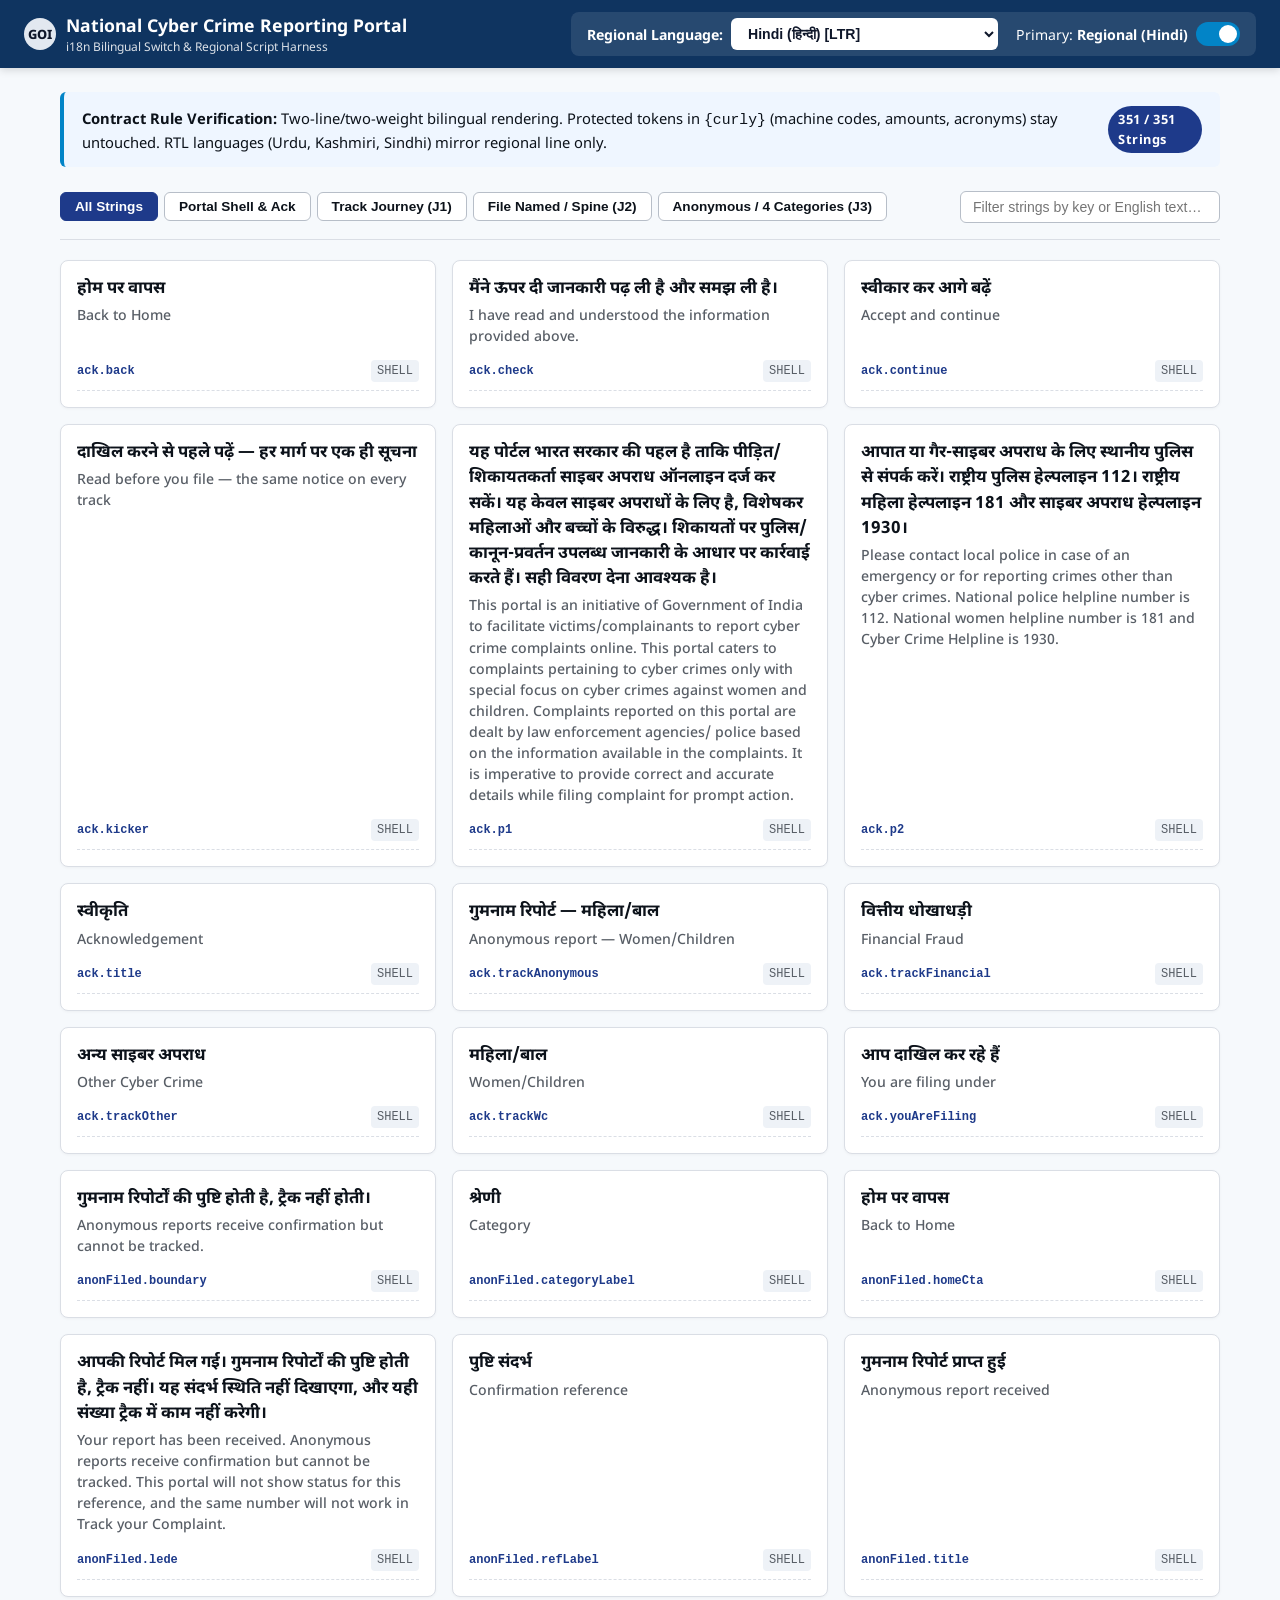
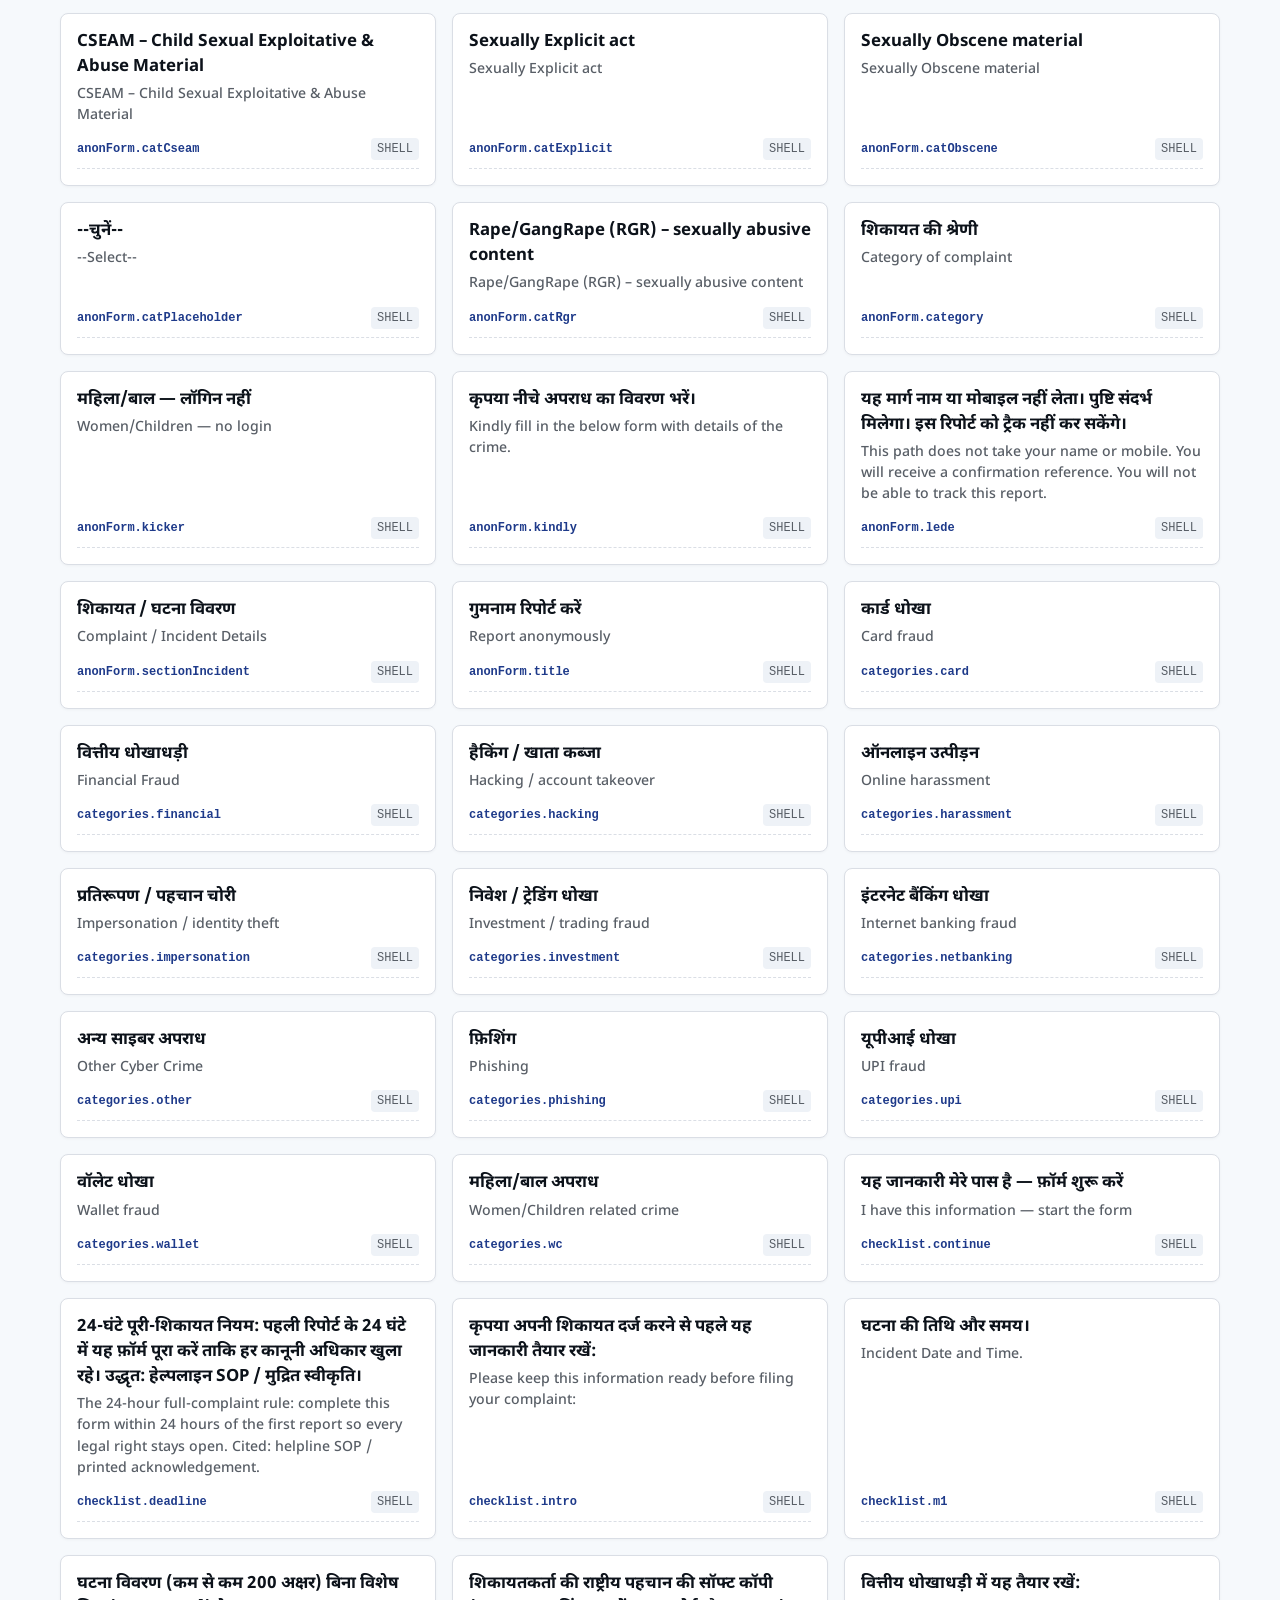
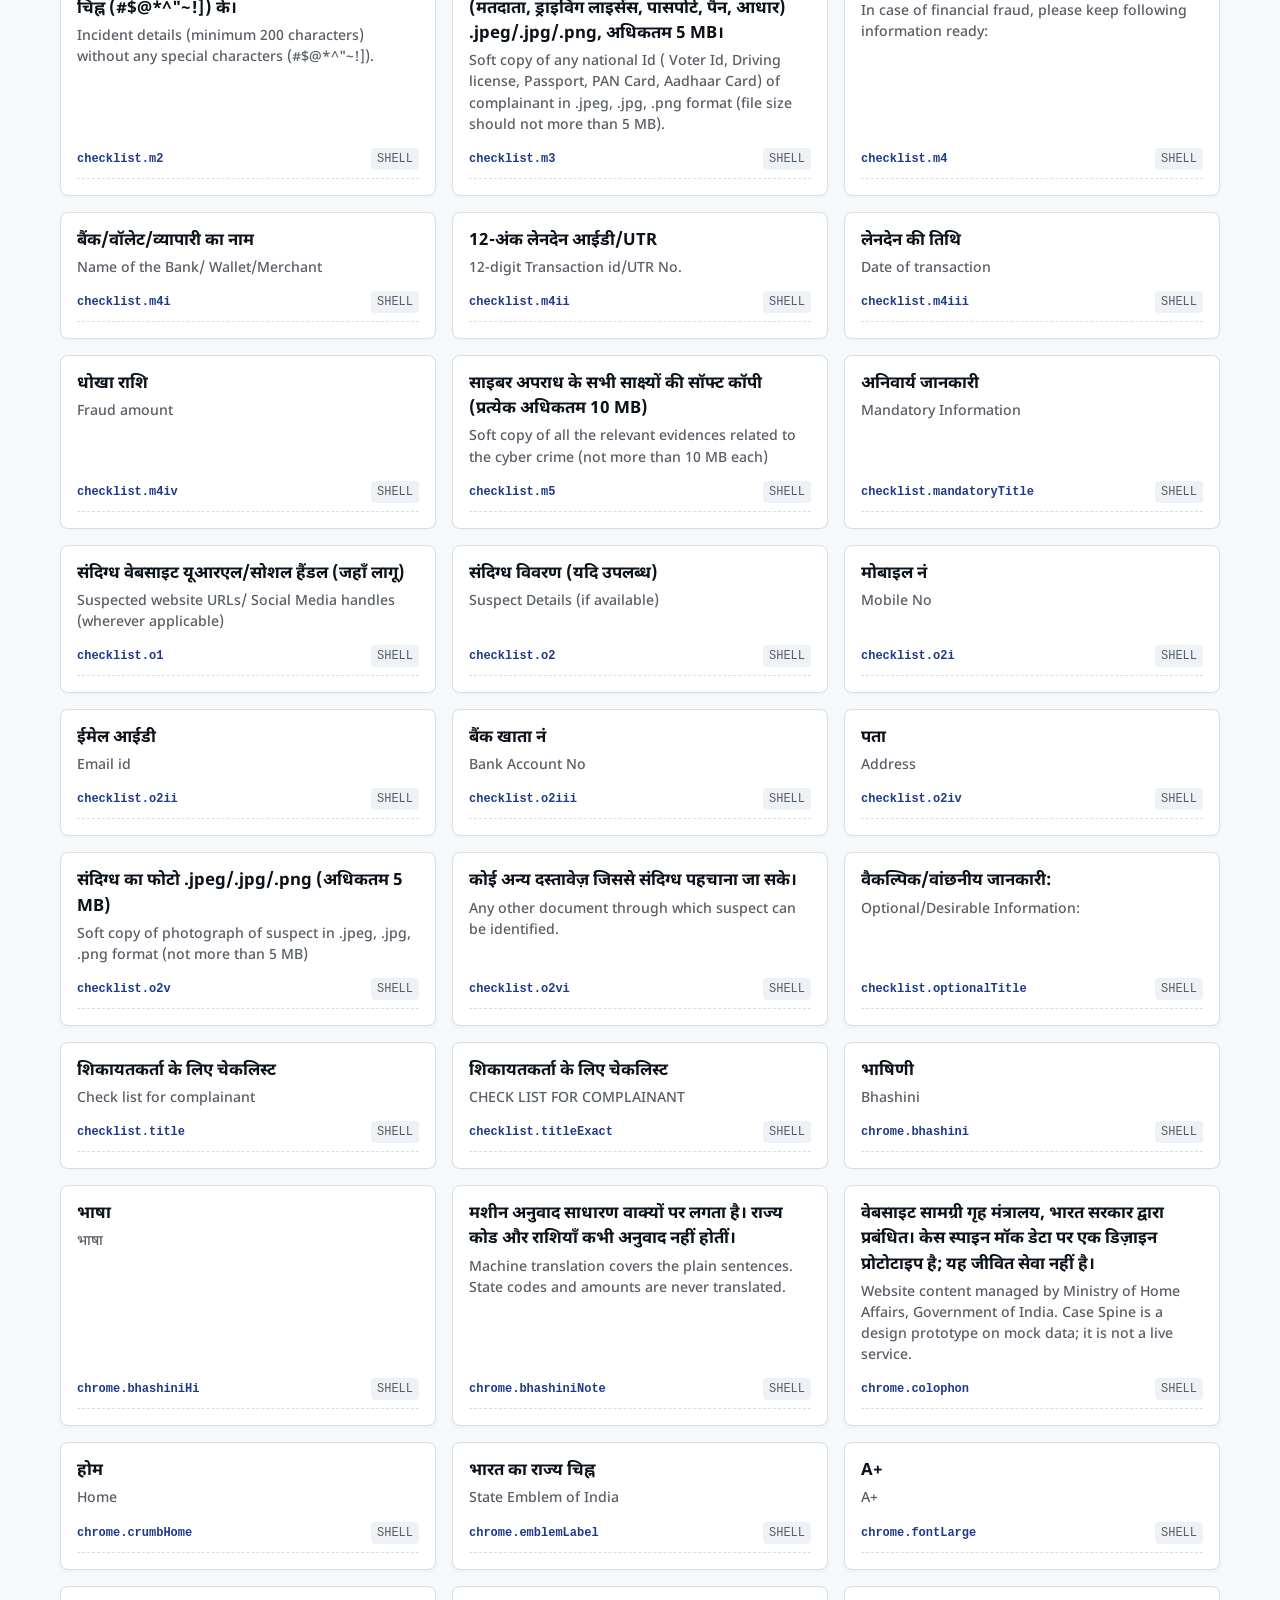
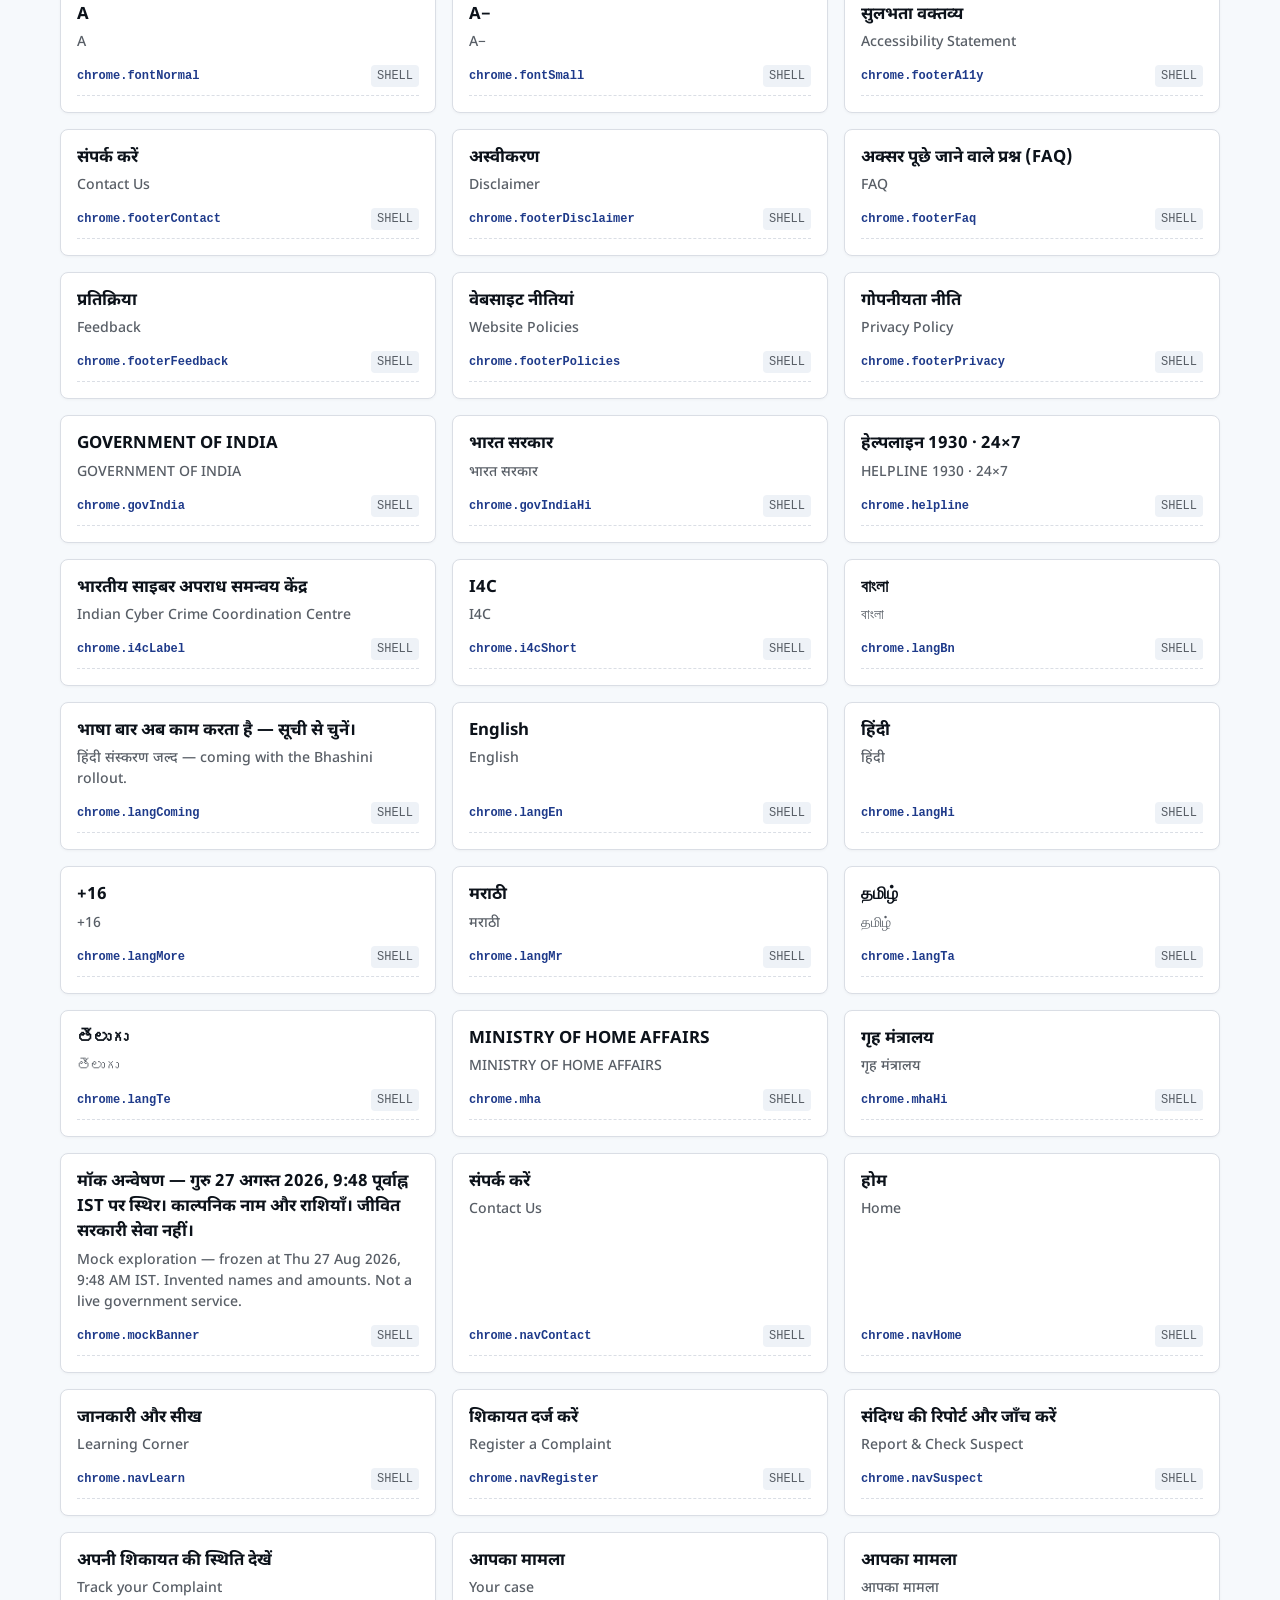
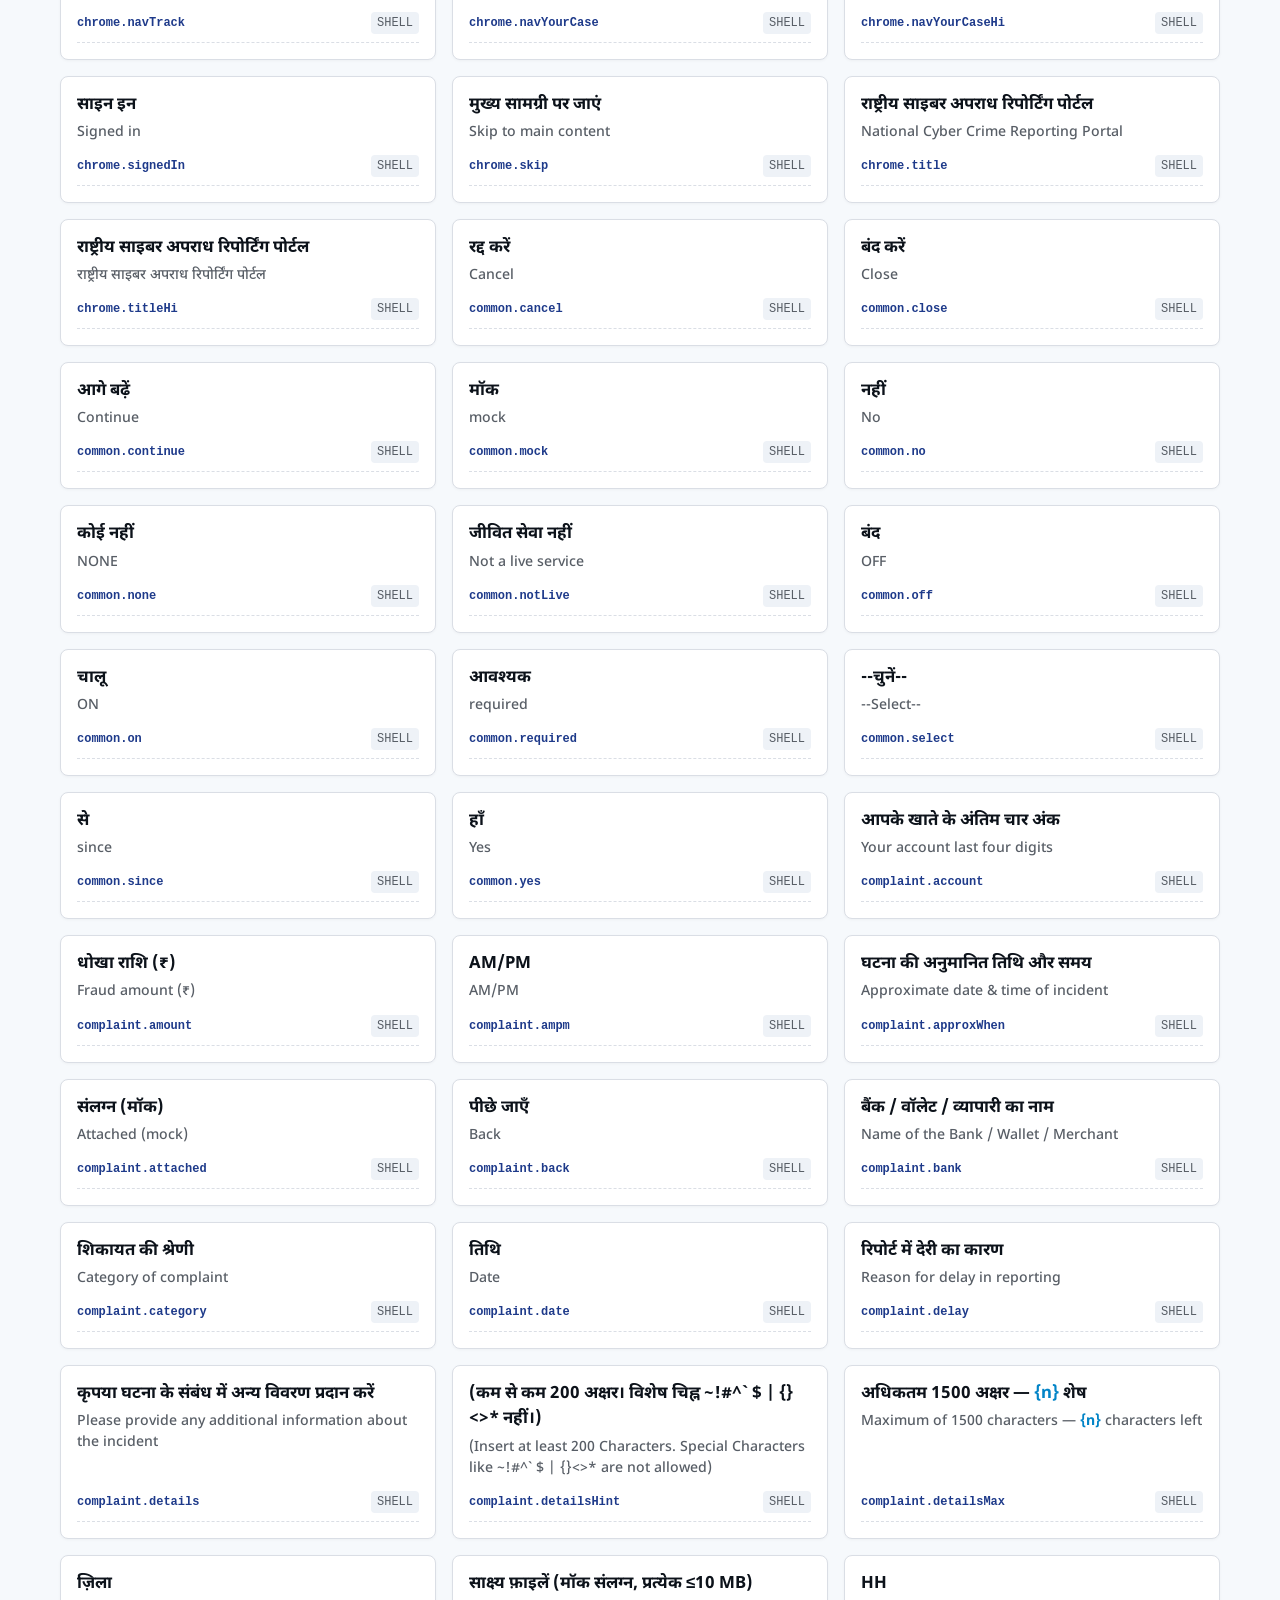
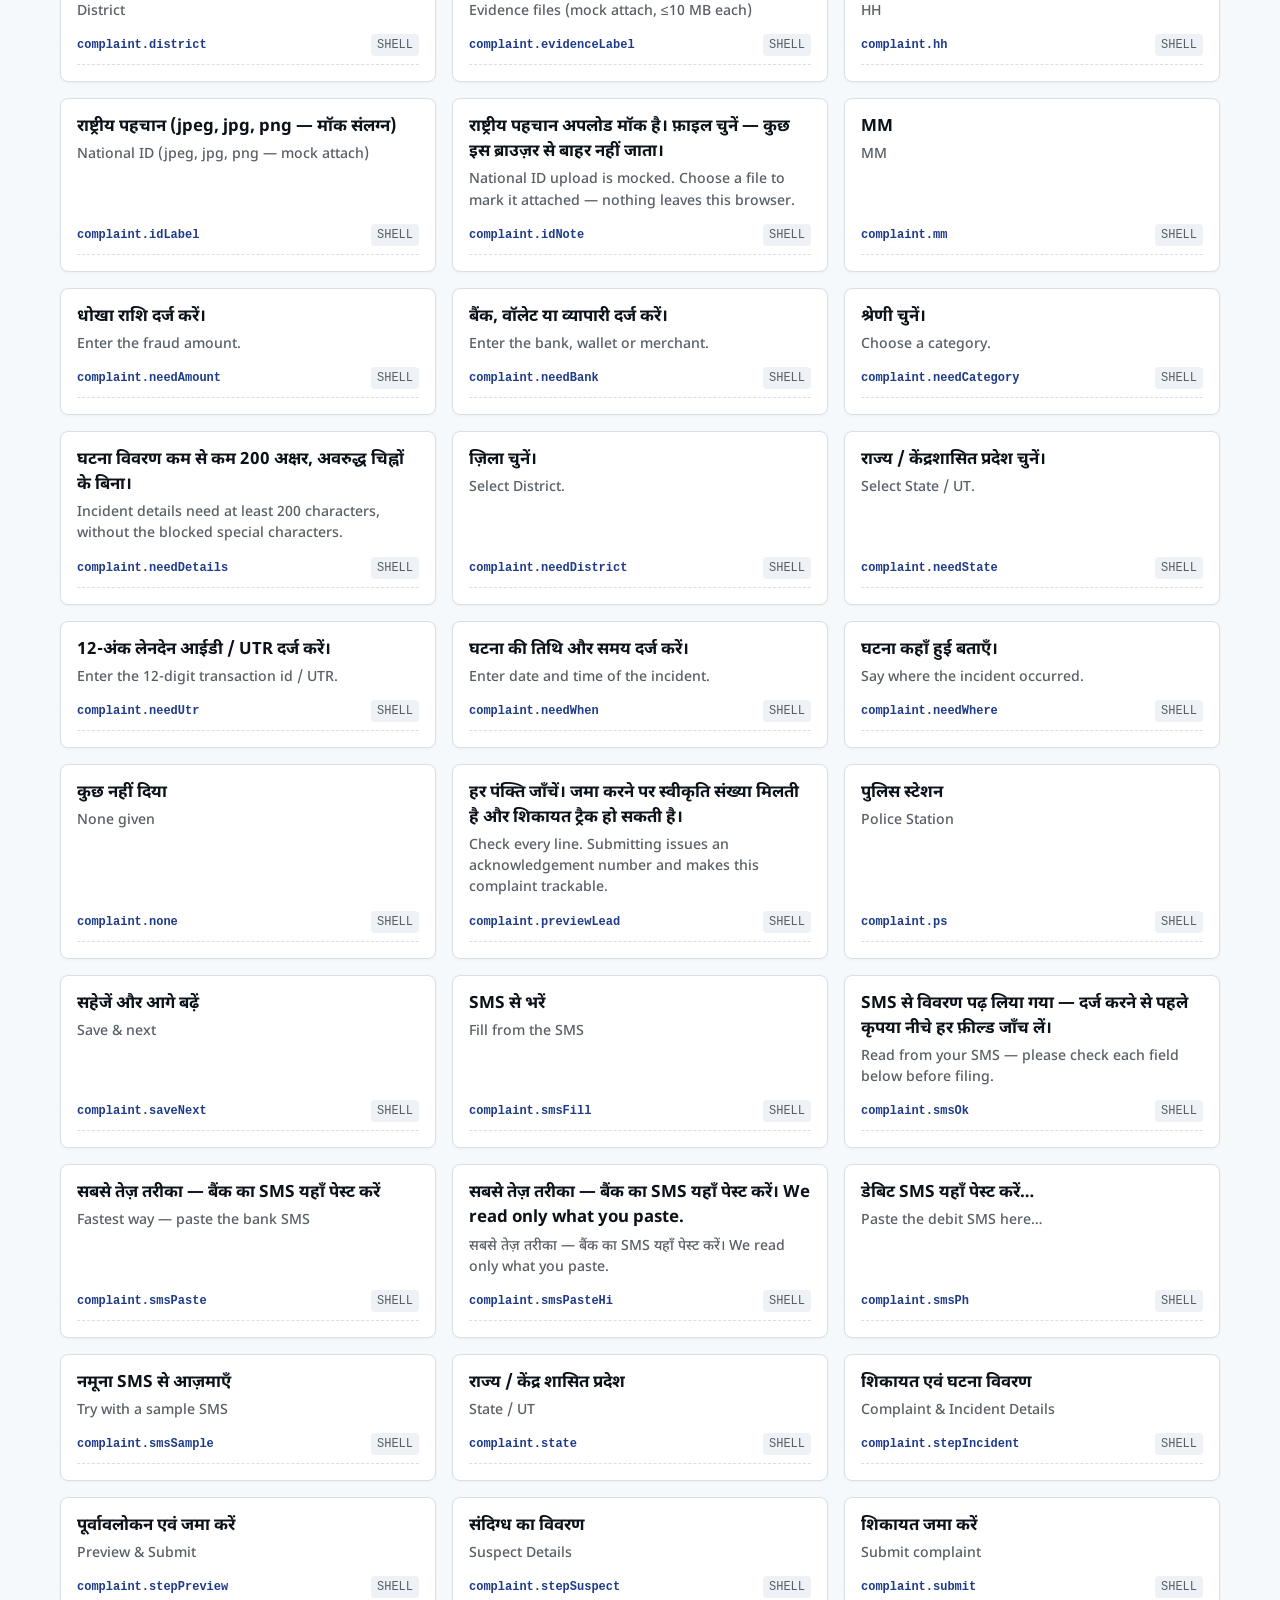
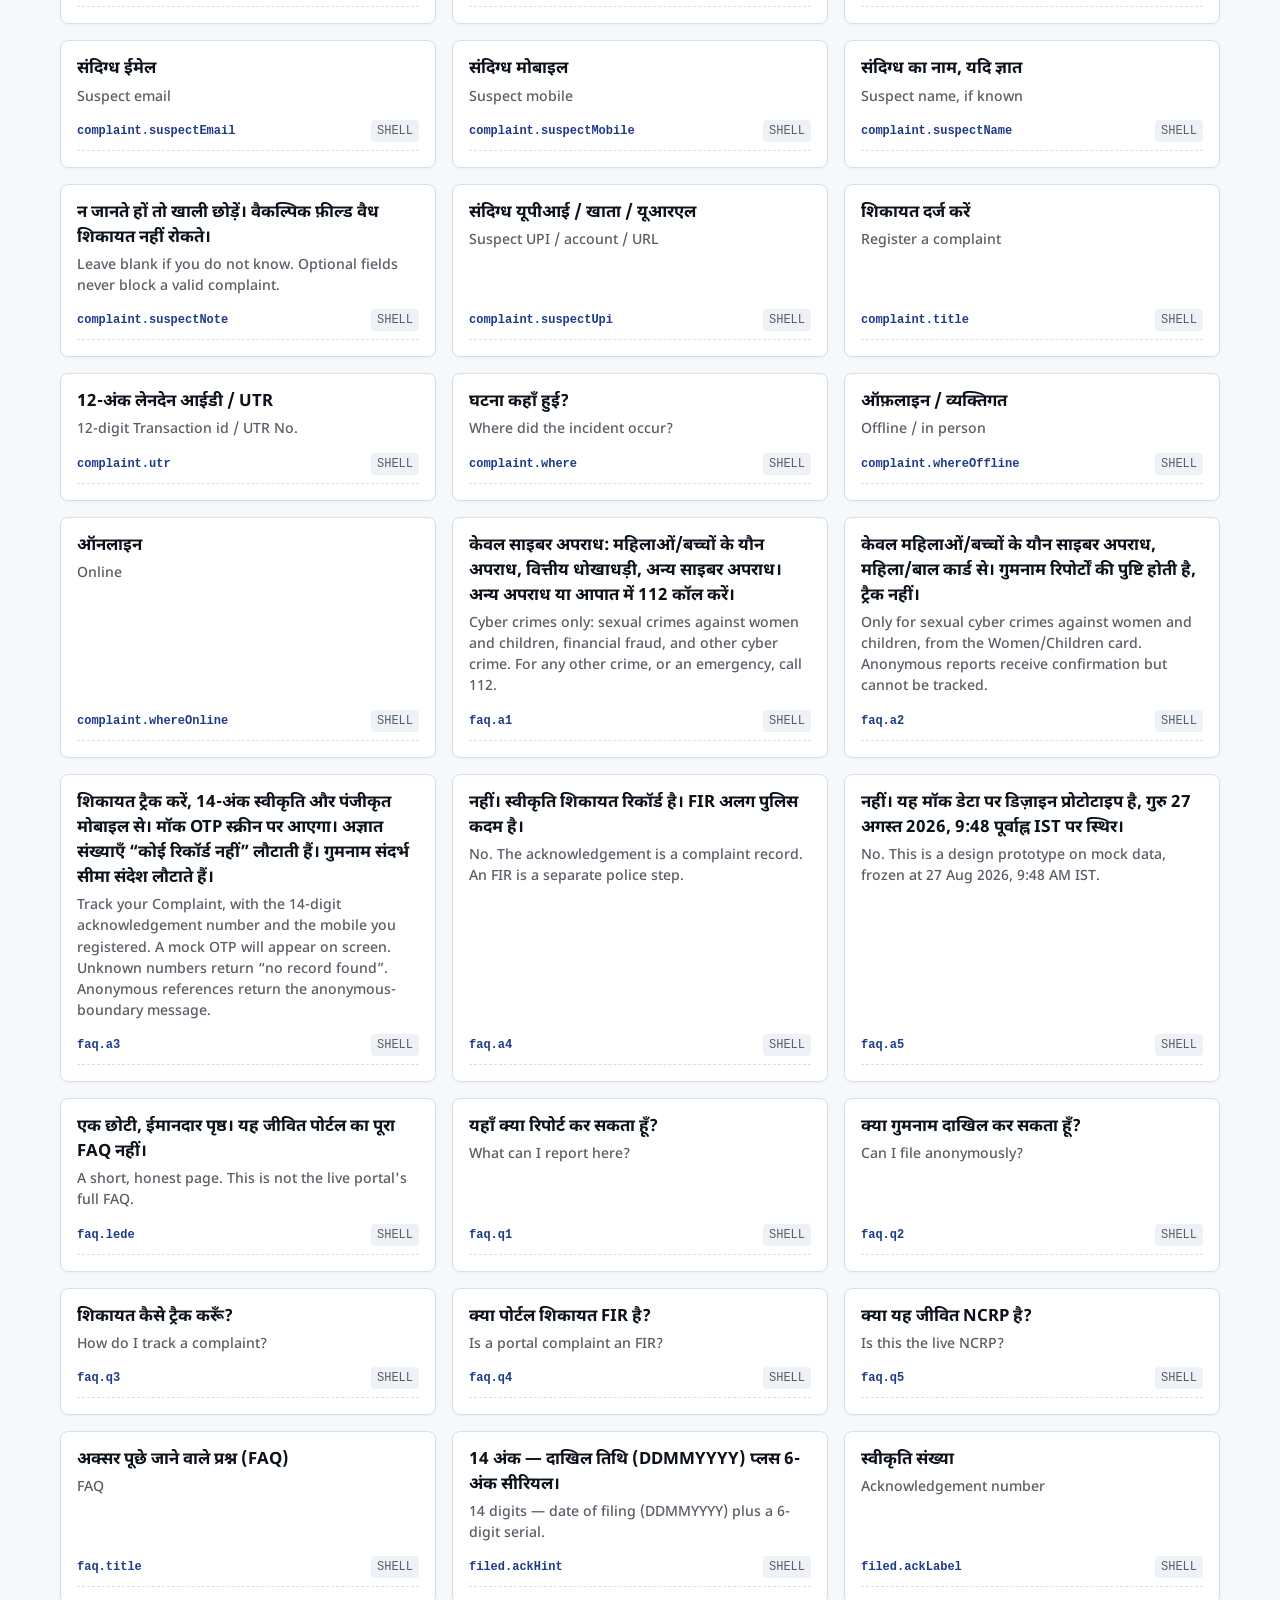
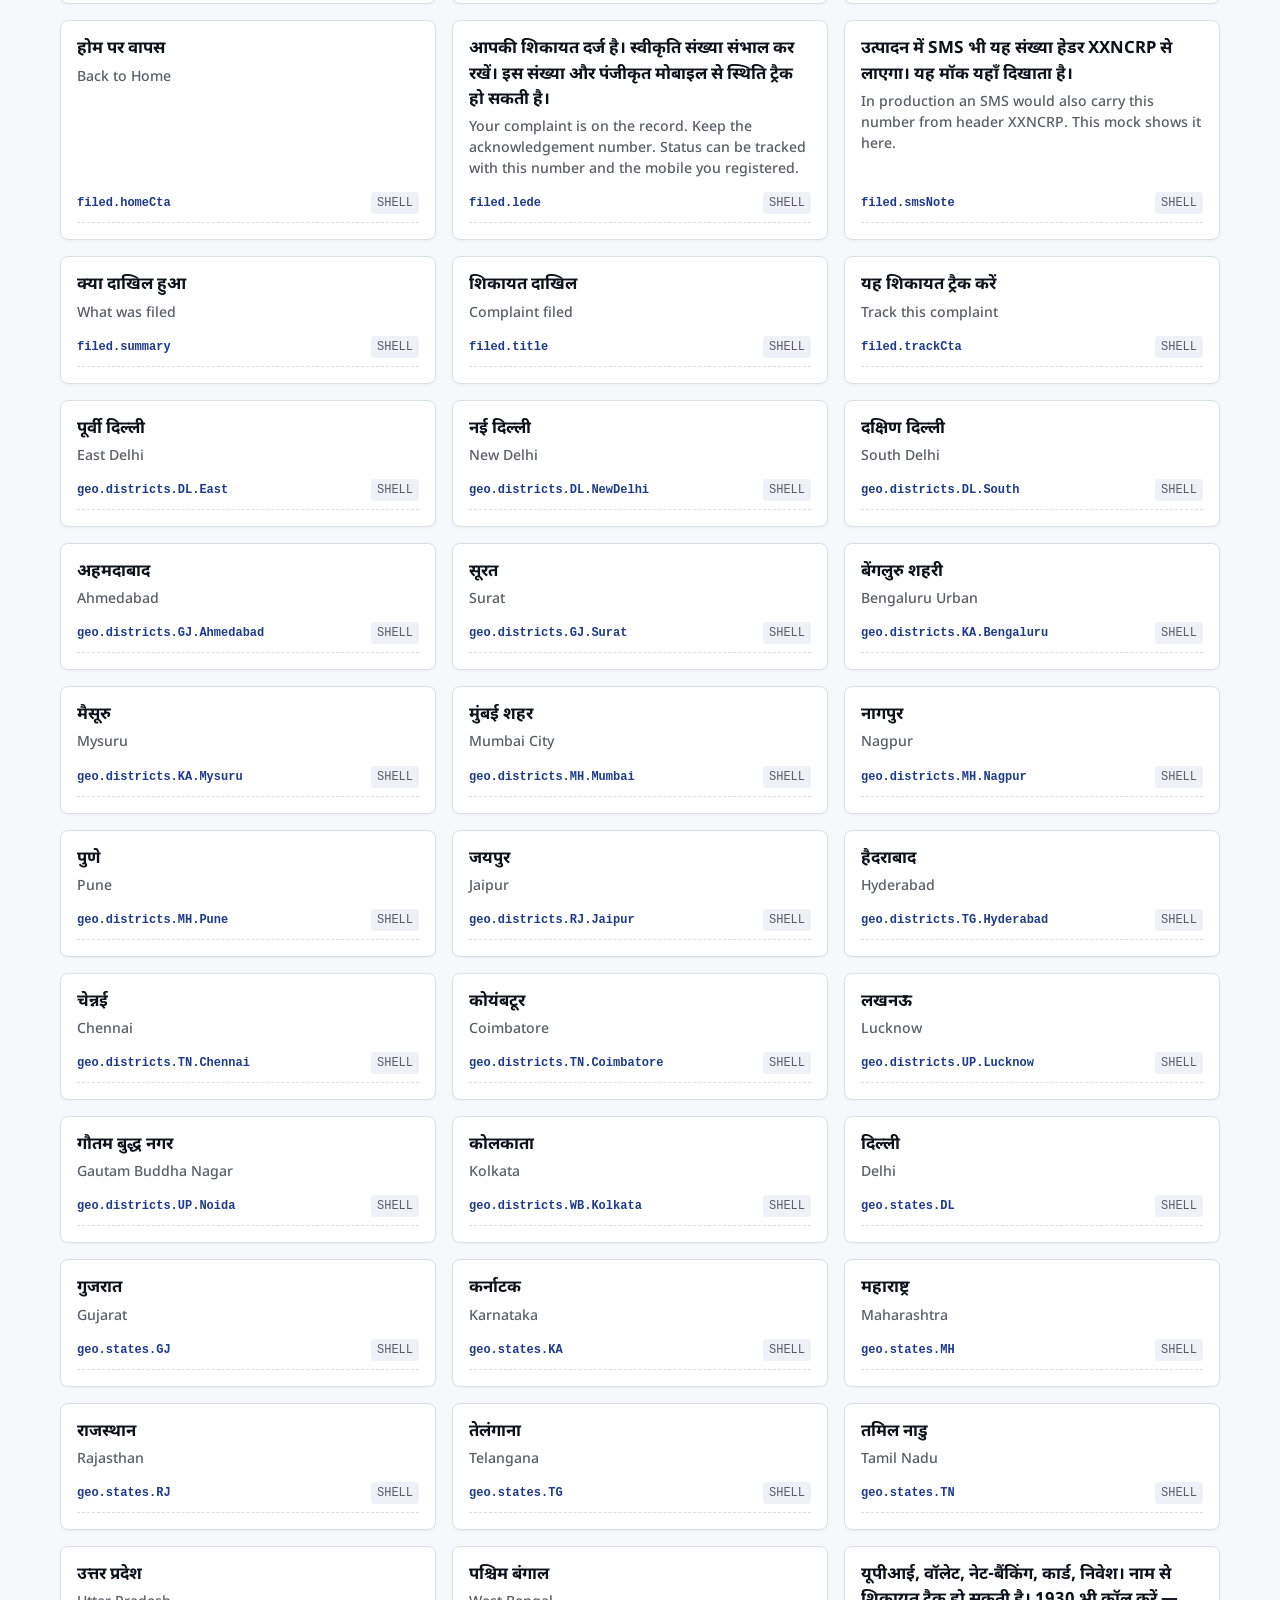
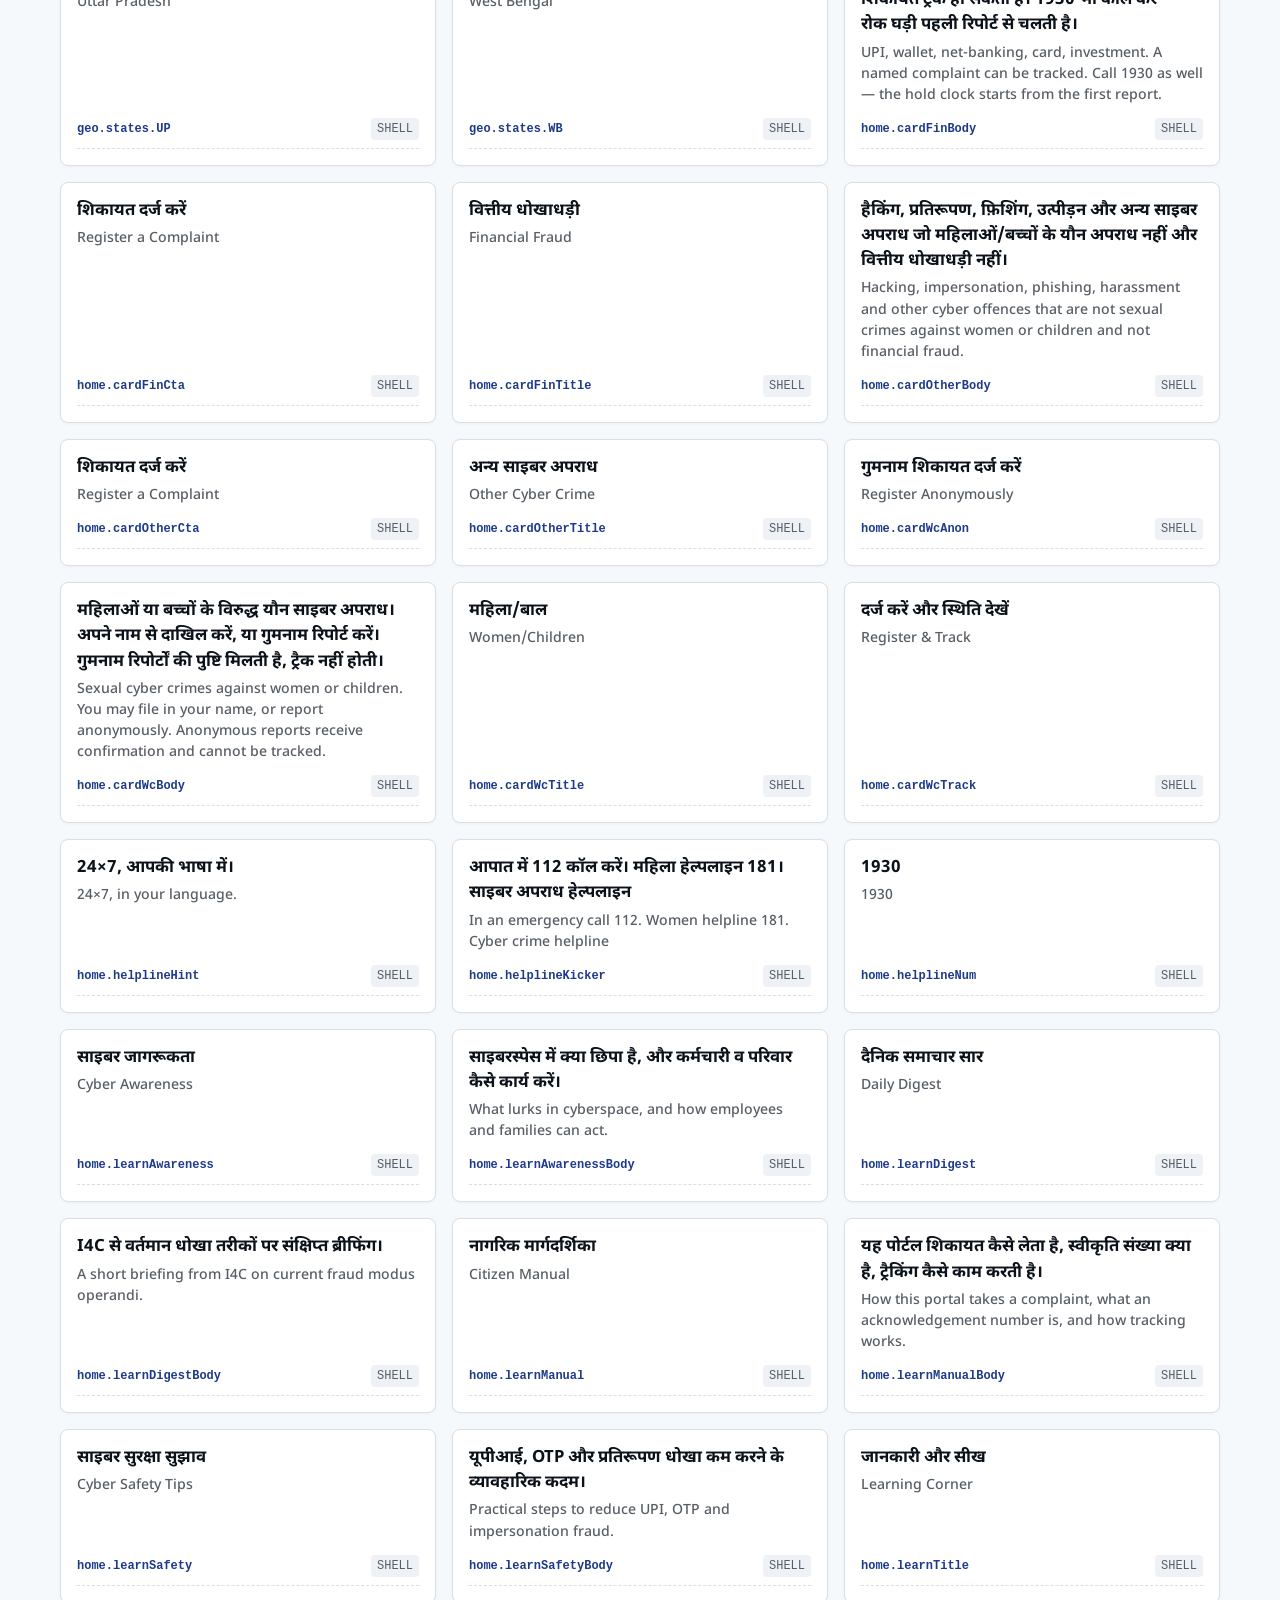
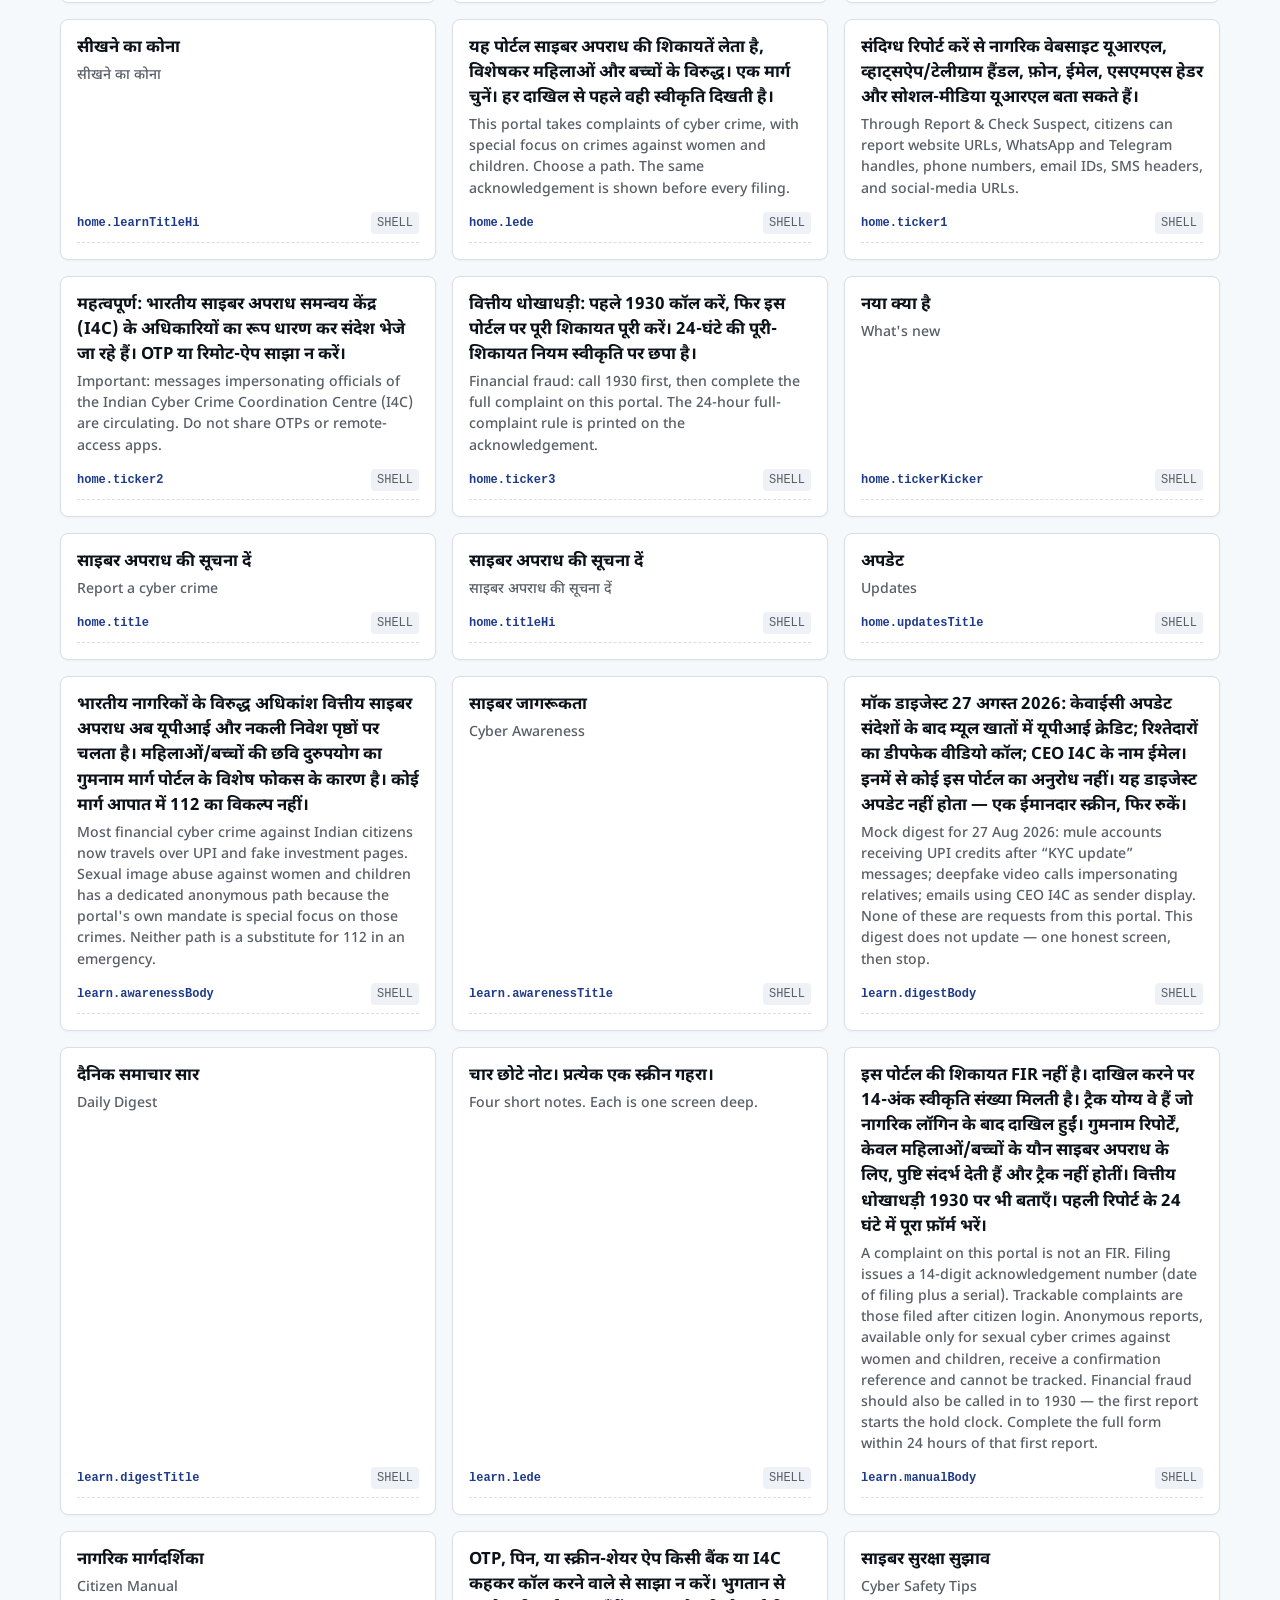
<file: multilingual-packs/index.html>
<!DOCTYPE html>
<html lang="en">
<head>
  <meta charset="utf-8">
  <meta name="viewport" content="width=device-width, initial-scale=1.0">
  <title>NCRP Multilingual UI Table & Interactive Test Harness</title>
  <!-- Noto Font Stacks & i18n CSS -->
  <link rel="stylesheet" href="i18n/fonts.css">
  <style>
    :root {
      --bg-page: oklch(98% 0.005 255);
      --bg-card: #ffffff;
      --bg-subtle: oklch(96% 0.008 255);
      --fg-strong: oklch(18% 0.02 255);
      --fg-muted: oklch(48% 0.015 255);
      --border-subtle: oklch(90% 0.01 255);
      --border-strong: oklch(80% 0.015 255);
      --brand-navy: #0f3460;
      --brand-blue: #1e3a8a;
      --brand-teal: #0284c7;
      --c-assumed: #9333ea;
      --c-held: #059669;
      --c-danger: #e11d48;
      --mono: ui-monospace, SFMono-Regular, Menlo, Monaco, Consolas, monospace;
    }

    * { box-sizing: border-box; margin: 0; padding: 0; }
    body {
      background: var(--bg-page);
      color: var(--fg-strong);
      font-family: var(--font-latin);
      line-height: 1.5;
      padding: 0;
    }

    /* Masthead & Sticky Control Bar */
    header.portal-header {
      background: var(--brand-navy);
      color: #fff;
      padding: 12px 24px;
      display: flex;
      flex-wrap: wrap;
      align-items: center;
      justify-content: space-between;
      gap: 16px;
      box-shadow: 0 2px 8px rgba(0,0,0,0.15);
      position: sticky;
      top: 0;
      z-index: 100;
    }

    .brand-title {
      font-size: 1.1rem;
      font-weight: 700;
      display: flex;
      align-items: center;
      gap: 10px;
    }
    .brand-title .emblem {
      width: 32px;
      height: 32px;
      background: #e2e8f0;
      border-radius: 50%;
      display: flex;
      align-items: center;
      justify-content: center;
      color: #0f172a;
      font-size: 0.8rem;
      font-weight: 800;
    }

    /* Controls Panel */
    .controls-cluster {
      display: flex;
      align-items: center;
      gap: 18px;
      background: rgba(255,255,255,0.1);
      padding: 6px 16px;
      border-radius: 8px;
    }

    .control-item {
      display: flex;
      align-items: center;
      gap: 8px;
      font-size: 0.88rem;
    }
    .control-item select, .control-item input {
      padding: 6px 12px;
      border-radius: 6px;
      border: 1px solid rgba(255,255,255,0.3);
      background: #ffffff;
      color: #0f172a;
      font-weight: 600;
      font-size: 0.88rem;
    }

    /* Toggle Switch */
    .switch-wrap {
      display: inline-flex;
      align-items: center;
      gap: 8px;
      cursor: pointer;
      user-select: none;
    }
    .switch-ui {
      width: 44px;
      height: 24px;
      background: rgba(255,255,255,0.3);
      border-radius: 12px;
      position: relative;
      transition: 0.2s;
    }
    .switch-ui::after {
      content: "";
      position: absolute;
      width: 18px;
      height: 18px;
      left: 3px;
      top: 3px;
      background: #fff;
      border-radius: 50%;
      transition: 0.2s;
    }
    .switch-checkbox:checked + .switch-ui {
      background: var(--brand-teal);
    }
    .switch-checkbox:checked + .switch-ui::after {
      left: 23px;
    }
    .switch-checkbox { display: none; }

    /* Main Container */
    main.content-area {
      max-width: 1200px;
      margin: 24px auto;
      padding: 0 20px 60px;
    }

    /* Info Strip */
    .info-banner {
      background: #eff6ff;
      border-left: 4px solid var(--brand-teal);
      padding: 14px 18px;
      border-radius: 6px;
      margin-bottom: 24px;
      font-size: 0.92rem;
      display: flex;
      justify-content: space-between;
      align-items: center;
      gap: 12px;
    }
    .stats-badge {
      background: var(--brand-blue);
      color: #fff;
      padding: 4px 10px;
      border-radius: 999px;
      font-weight: 700;
      font-size: 0.8rem;
      letter-spacing: 0.5px;
    }

    /* Filter Bar */
    .filter-bar {
      display: flex;
      flex-wrap: wrap;
      align-items: center;
      justify-content: space-between;
      gap: 12px;
      margin-bottom: 20px;
      padding-bottom: 16px;
      border-bottom: 1px solid var(--border-subtle);
    }
    .btn-group {
      display: flex;
      gap: 6px;
      flex-wrap: wrap;
    }
    .filter-btn {
      background: var(--bg-card);
      border: 1px solid var(--border-strong);
      padding: 6px 14px;
      border-radius: 6px;
      font-size: 0.85rem;
      font-weight: 600;
      color: var(--fg-strong);
      cursor: pointer;
      transition: 0.15s;
    }
    .filter-btn:hover {
      background: var(--bg-subtle);
    }
    .filter-btn.active {
      background: var(--brand-blue);
      color: #fff;
      border-color: var(--brand-blue);
    }

    .search-box {
      min-width: 260px;
      padding: 7px 12px;
      border-radius: 6px;
      border: 1px solid var(--border-strong);
      font-size: 0.88rem;
    }

    /* Strings Grid & Cards */
    .cards-grid {
      display: grid;
      grid-template-columns: repeat(auto-fill, minmax(360px, 1fr));
      gap: 16px;
    }

    .string-card {
      background: var(--bg-card);
      border: 1px solid var(--border-subtle);
      border-radius: 8px;
      padding: 16px;
      box-shadow: 0 1px 3px rgba(0,0,0,0.04);
      display: flex;
      flex-direction: column;
      justify-content: space-between;
      gap: 12px;
      transition: transform 0.15s, box-shadow 0.15s;
    }
    .string-card:hover {
      transform: translateY(-2px);
      box-shadow: 0 4px 12px rgba(0,0,0,0.07);
    }

    .card-meta {
      display: flex;
      align-items: center;
      justify-content: space-between;
      gap: 8px;
      font-size: 0.75rem;
      font-family: var(--mono);
      color: var(--fg-muted);
      border-bottom: 1px dashed var(--border-subtle);
      padding-bottom: 8px;
    }
    .card-meta .str-id {
      color: var(--brand-blue);
      font-weight: 600;
    }
    .card-meta .str-reg {
      text-transform: uppercase;
      background: var(--bg-subtle);
      padding: 2px 6px;
      border-radius: 4px;
    }

    /* Bilingual Pair Styling within Card */
    .bilingual-pair {
      display: flex;
      flex-direction: column;
      gap: 4px;
    }

    /* Primary vs Secondary Swapping */
    body.primary-regional .line-regional {
      font-size: 1.05em;
      font-weight: 700;
      color: var(--fg-strong);
      order: 1;
    }
    body.primary-regional .line-en {
      font-size: 0.88em;
      font-weight: 500;
      color: var(--fg-muted);
      order: 2;
    }

    body.primary-en .line-en {
      font-size: 1.05em;
      font-weight: 700;
      color: var(--fg-strong);
      order: 1;
    }
    body.primary-en .line-regional {
      font-size: 0.88em;
      font-weight: 500;
      color: var(--fg-muted);
      order: 2;
    }

    /* Chips */
    .code-chip {
      display: inline-block;
      font-family: var(--mono);
      font-size: 0.78em;
      font-weight: 700;
      padding: 2px 6px;
      border-radius: 4px;
      background: #f1f5f9;
      color: #0f172a;
      border: 1px solid #cbd5e1;
    }

    /* Footer */
    footer.test-footer {
      text-align: center;
      padding: 30px;
      font-size: 0.85rem;
      color: var(--fg-muted);
      border-top: 1px solid var(--border-subtle);
      margin-top: 40px;
    }
  </style>
</head>
<body class="primary-regional">

  <!-- Header -->
  <header class="portal-header">
    <div class="brand-title">
      <div class="emblem">GOI</div>
      <div>
        <div>National Cyber Crime Reporting Portal</div>
        <div style="font-size:0.75rem; font-weight:400; opacity:0.85;">i18n Bilingual Switch & Regional Script Harness</div>
      </div>
    </div>

    <div class="controls-cluster">
      <!-- Language Dropdown -->
      <div class="control-item">
        <label for="langPicker"><strong>Regional Language:</strong></label>
        <select id="langPicker">
          <!-- Populated by JS -->
        </select>
      </div>

      <!-- Primary Switch -->
      <div class="control-item">
        <label class="switch-wrap" title="Swap which line has primary font weight/size (both lines always stay visible)">
          <span>Primary: <strong id="primaryLabel">Regional (Hindi)</strong></span>
          <input type="checkbox" id="swapSwitch" class="switch-checkbox" checked>
          <div class="switch-ui"></div>
        </label>
      </div>
    </div>
  </header>

  <!-- Main Area -->
  <main class="content-area">
    
    <!-- Info Banner -->
    <div class="info-banner">
      <div>
        <strong>Contract Rule Verification:</strong> Two-line/two-weight bilingual rendering. Protected tokens in <code>{curly}</code> (machine codes, amounts, acronyms) stay untouched. RTL languages (Urdu, Kashmiri, Sindhi) mirror regional line only.
      </div>
      <div class="stats-badge" id="statsBadge">Loading...</div>
    </div>

    <!-- Filter & Search Bar -->
    <div class="filter-bar">
      <div class="btn-group">
        <button class="filter-btn active" data-journey="all">All Strings</button>
        <button class="filter-btn" data-journey="shell">Portal Shell & Ack</button>
        <button class="filter-btn" data-journey="track">Track Journey (J1)</button>
        <button class="filter-btn" data-journey="fileNamed">File Named / Spine (J2)</button>
        <button class="filter-btn" data-journey="fileAnonymous">Anonymous / 4 Categories (J3)</button>
      </div>
      <input type="text" id="searchBox" class="search-box" placeholder="Filter strings by key or English text…">
    </div>

    <!-- Cards Grid -->
    <div class="cards-grid" id="cardsGrid">
      <!-- Rendered dynamically -->
    </div>

  </main>

  <footer class="test-footer">
    <p>National Cyber Crime Reporting Portal (NCRP) · Multilingual Mock Table Test Suite</p>
    <p>Supports all 22 Eighth-Schedule Languages of India + English · Governed by Ministry of Home Affairs (MHA / I4C)</p>
  </footer>

  <script>
    let masterData = null;
    let currentLang = 'hi';
    let currentFilter = 'all';
    let searchQuery = '';

    // Load strings.json
    async function init() {
      try {
        const res = await fetch('i18n/strings.json');
        masterData = await res.json();
        setupLanguagePicker();
        setupEvents();
        render();
      } catch (err) {
        document.getElementById('cardsGrid').innerHTML = `<div style="color:red; padding:20px;">Failed to load i18n/strings.json: ${err.message}</div>`;
      }
    }

    function setupLanguagePicker() {
      const picker = document.getElementById('langPicker');
      picker.innerHTML = '';
      const langs = ((masterData.$meta)||(masterData.meta)).languages;
      for (const [code, meta] of Object.entries(langs)) {
        if (code === 'en') continue;
        const opt = document.createElement('option');
        opt.value = code;
        opt.textContent = `${meta.name} (${meta.native}) [${meta.dir.toUpperCase()}]`;
        if (code === currentLang) opt.selected = true;
        picker.appendChild(opt);
      }
    }

    function setupEvents() {
      // Language change
      document.getElementById('langPicker').addEventListener('change', (e) => {
        currentLang = e.target.value;
        updatePrimaryLabel();
        render();
      });

      // Swap Primary switch
      const switchEl = document.getElementById('swapSwitch');
      switchEl.addEventListener('change', (e) => {
        if (e.target.checked) {
          document.body.className = 'primary-regional';
        } else {
          document.body.className = 'primary-en';
        }
        updatePrimaryLabel();
      });

      // Filter Buttons
      document.querySelectorAll('.filter-btn').forEach(btn => {
        btn.addEventListener('click', () => {
          document.querySelectorAll('.filter-btn').forEach(b => b.classList.remove('active'));
          btn.classList.add('active');
          currentFilter = btn.getAttribute('data-journey');
          render();
        });
      });

      // Search Box
      document.getElementById('searchBox').addEventListener('input', (e) => {
        searchQuery = e.target.value.toLowerCase().trim();
        render();
      });
    }

    function updatePrimaryLabel() {
      const isRegional = document.getElementById('swapSwitch').checked;
      const langName = ((masterData.$meta)||(masterData.meta)).languages[currentLang].name;
      document.getElementById('primaryLabel').textContent = isRegional ? `Regional (${langName})` : `English`;
    }

    function formatText(str) {
      if (!str) return '';
      // Escape HTML
      let out = str.replace(/&/g, '&amp;').replace(/</g, '&lt;').replace(/>/g, '&gt;');
      // Highlight machine codes & curly protected tokens
      out = out.replace(/\{code:([^}]+)\}/g, '<span class="code-chip">$1</span>');
      out = out.replace(/\{([^}]+)\}/g, '<span class="protected-token" style="color:#0284c7; font-weight:700;">{$1}</span>');
      return out;
    }

    function render() {
      const grid = document.getElementById('cardsGrid');
      const langMeta = ((masterData.$meta)||(masterData.meta)).languages[currentLang];
      const isRtl = langMeta.dir === 'rtl';

      let filtered = masterData.strings.filter(item => {
        if (currentFilter !== 'all' && item.journey !== currentFilter) return false;
        if (searchQuery) {
          const matchId = item.id.toLowerCase().includes(searchQuery);
          const matchEn = item.en.toLowerCase().includes(searchQuery);
          const matchReg = (item[currentLang] || '').toLowerCase().includes(searchQuery);
          if (!matchId && !matchEn && !matchReg) return false;
        }
        return true;
      });

      document.getElementById('statsBadge').textContent = `${filtered.length} / ${masterData.strings.length} Strings`;

      grid.innerHTML = filtered.map(item => {
        const regionalText = item[currentLang] || item['hi'] || item['en'];
        const isFallback = !item[currentLang] && item['hi'];
        const fallbackClass = isFallback ? 'i18n-fallback' : '';

        return `
          <div class="string-card">
            <div class="bilingual-pair" lang="${currentLang}">
              <div class="line-en">${formatText(item.en)}</div>
              <div class="line-regional ${fallbackClass}" dir="${isRtl ? 'rtl' : 'ltr'}">${formatText(regionalText)}</div>
            </div>
            <div class="card-meta">
              <span class="str-id">${item.id}</span>
              <span class="str-reg">${item.register || 'general'}</span>
            </div>
          </div>
        `;
      }).join('');
    }

    init();
  </script>
</body>
</html>
</file>
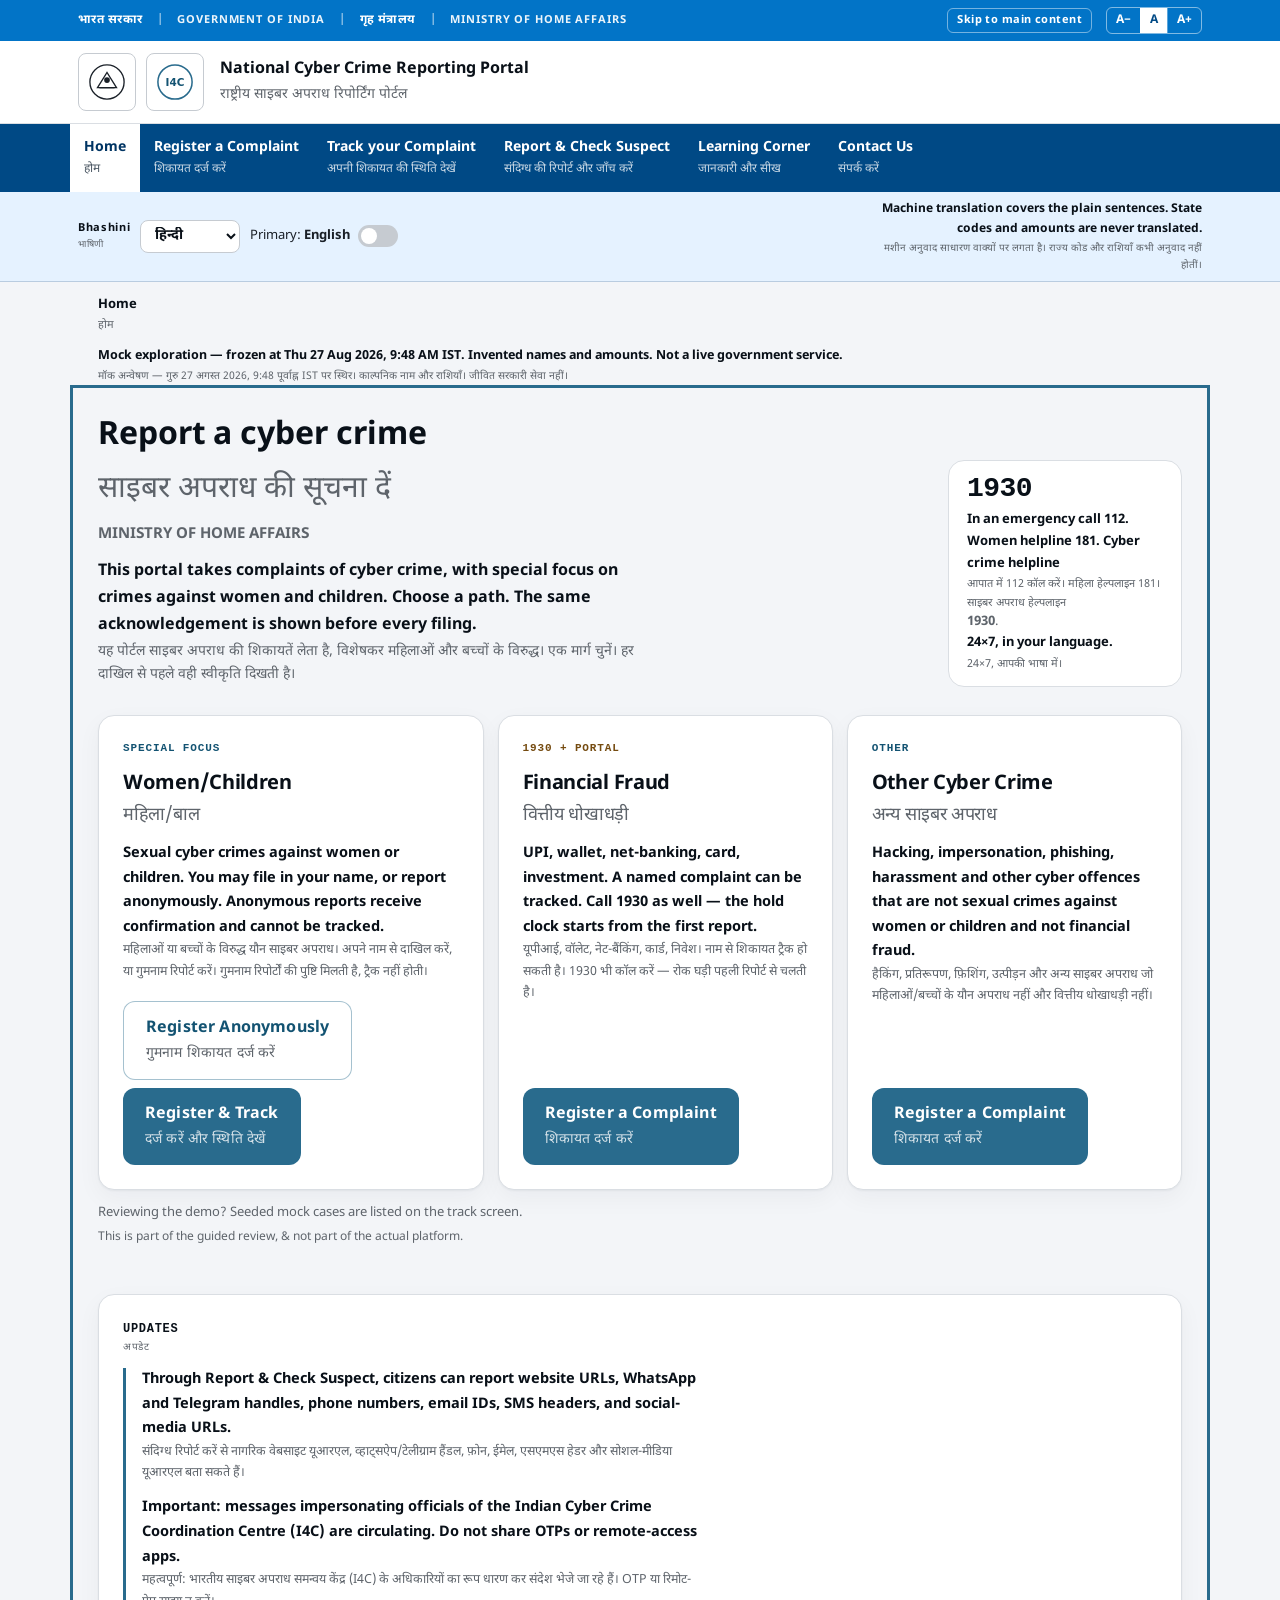
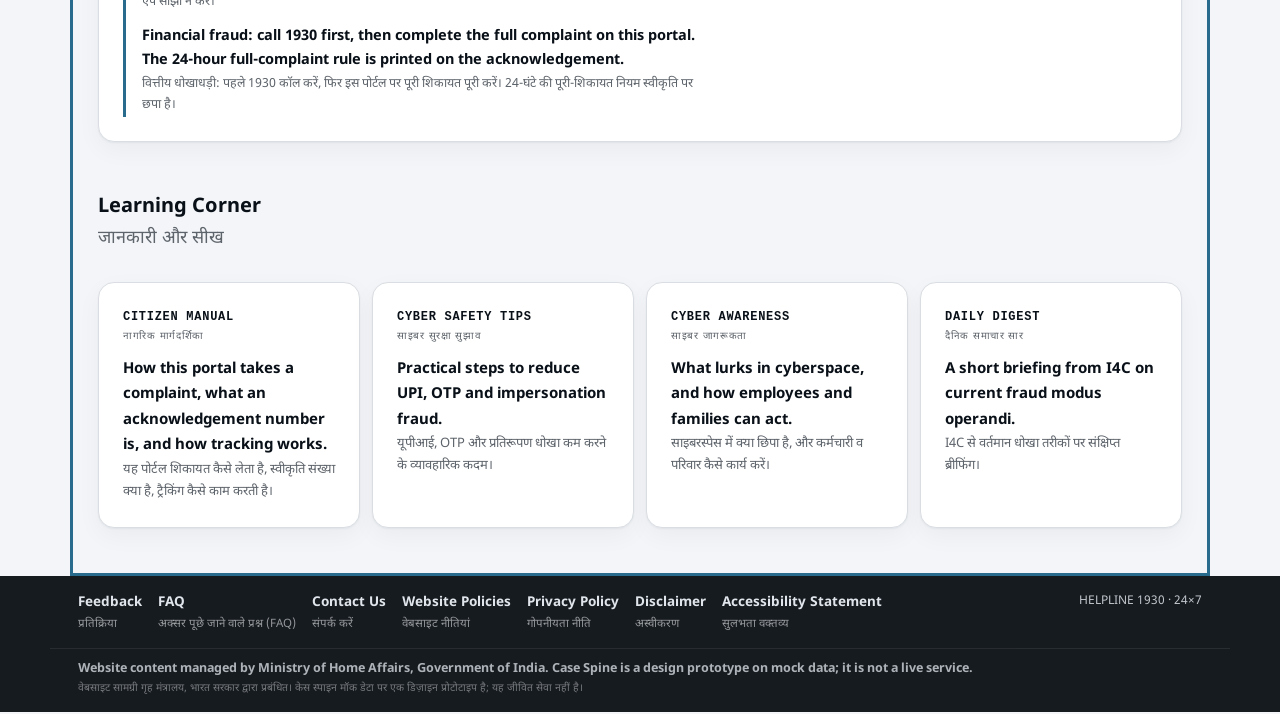
<file: shell-boundaries-fixtures/index.html>
<!doctype html>
<html lang="hi">
<head>
  <meta charset="utf-8">
  <meta name="viewport" content="width=device-width, initial-scale=1">
  <title>National Cyber Crime Reporting Portal — mock</title>
  <link rel="stylesheet" href="assets/spine.css">
  <link rel="stylesheet" href="assets/shell.css">
</head>
<body>
  <div id="portal"></div>
  <div id="toast" class="sms-toast" hidden role="status" aria-live="polite"></div>
  <noscript>
    <p class="boot-fail">This prototype needs JavaScript to load strings, the mock ledger, and the portal shell.</p>
  </noscript>
  <script src="assets/i18n.js"></script>
  <script src="assets/ledger.js"></script>
  <script src="assets/app.js"></script>
</body>
</html>
</file>
<file: multilingual-packs/i18n/fonts.css>
/* ============================================================
   National Cyber Crime Reporting Portal (NCRP)
   Multilingual Typography & Noto Font Stacks (i18n/fonts.css)
   Supports all 22 Eighth-Schedule Indian Languages + English
   ============================================================ */

/* 1. Google Webfont Imports for all 12 Script Families */
@import url('https://fonts.googleapis.com/css2?family=Noto+Sans:wght@400;500;600;700;800&family=Noto+Sans+Devanagari:wght@400;500;600;700;800&family=Noto+Sans+Bengali:wght@400;500;600;700;800&family=Noto+Sans+Gujarati:wght@400;500;600;700;800&family=Noto+Sans+Gurmukhi:wght@400;500;600;700;800&family=Noto+Sans+Kannada:wght@400;500;600;700;800&family=Noto+Sans+Malayalam:wght@400;500;600;700;800&family=Noto+Sans+Meetei+Mayek:wght@400;500;600;700;800&family=Noto+Sans+Odia:wght@400;500;600;700;800&family=Noto+Sans+Ol+Chiki:wght@400;500;600;700;800&family=Noto+Sans+Tamil:wght@400;500;600;700;800&family=Noto+Sans+Telugu:wght@400;500;600;700;800&family=Noto+Sans+Arabic:wght@400;500;600;700;800&family=Noto+Nastaliq+Urdu:wght@400;700&display=swap');

/* 2. System + Noto Fallback Typography Stacks */
:root {
  --font-latin: -apple-system, BlinkMacSystemFont, "Segoe UI", Roboto, "Noto Sans", sans-serif;
  
  /* Per-Script Stacks */
  --font-devanagari: "Noto Sans Devanagari", "Noto Sans", var(--font-latin);
  --font-bengali:    "Noto Sans Bengali", var(--font-latin);
  --font-gujarati:   "Noto Sans Gujarati", var(--font-latin);
  --font-gurmukhi:   "Noto Sans Gurmukhi", var(--font-latin);
  --font-kannada:    "Noto Sans Kannada", var(--font-latin);
  --font-malayalam:  "Noto Sans Malayalam", var(--font-latin);
  --font-meitei:     "Noto Sans Meetei Mayek", "Noto Sans Bengali", var(--font-latin);
  --font-odia:       "Noto Sans Odia", var(--font-latin);
  --font-olchiki:    "Noto Sans Ol Chiki", var(--font-latin);
  --font-persoarabic:"Noto Nastaliq Urdu", "Noto Sans Arabic", "Segoe UI", Tahoma, sans-serif;
  --font-tamil:      "Noto Sans Tamil", var(--font-latin);
  --font-telugu:     "Noto Sans Telugu", var(--font-latin);

  /* Unified Pan-Indian Fallback Stack */
  --font-pan-indian: var(--font-devanagari), var(--font-bengali), var(--font-tamil), 
                     var(--font-telugu), var(--font-kannada), var(--font-malayalam), 
                     var(--font-gujarati), var(--font-gurmukhi), var(--font-odia), 
                     var(--font-persoarabic), var(--font-meitei), var(--font-olchiki);
}

/* 3. Language Attribute Specific Typography Selectors */
:lang(hi), :lang(mr), :lang(sa), :lang(kok), :lang(mai), :lang(brx), :lang(doi), :lang(ne) {
  font-family: var(--font-devanagari);
}

:lang(bn), :lang(as) {
  font-family: var(--font-bengali);
}

:lang(gu) {
  font-family: var(--font-gujarati);
}

:lang(pa) {
  font-family: var(--font-gurmukhi);
}

:lang(kn) {
  font-family: var(--font-kannada);
}

:lang(ml) {
  font-family: var(--font-malayalam);
}

:lang(mni) {
  font-family: var(--font-meitei);
}

:lang(or) {
  font-family: var(--font-odia);
}

:lang(sat) {
  font-family: var(--font-olchiki);
}

:lang(ta) {
  font-family: var(--font-tamil);
}

:lang(te) {
  font-family: var(--font-telugu);
}

:lang(ur), :lang(ks), :lang(sd) {
  font-family: var(--font-persoarabic);
}

/* 4. Bilingual Pair Layout Engine */
.bilingual-pair {
  display: flex;
  flex-direction: column;
  gap: 2px;
}

/* Primary Line (Emphasis) */
.bilingual-pair .line-primary {
  font-size: 1.0em;
  font-weight: 700;
  color: var(--fg-strong, oklch(17% 0.02 255));
  line-height: 1.35;
}

/* Secondary Line (Visual quietness, -2px scale, muted tone) */
.bilingual-pair .line-secondary {
  font-size: 0.88em;
  font-weight: 500;
  color: var(--muted, oklch(50% 0.014 255));
  line-height: 1.4;
}

/* 5. Bidirectional (RTL) Rules for Urdu, Kashmiri, and Sindhi */
/* Rule: Regional line mirrors direction; main layout and container remain LTR */
.regional-line[dir="rtl"],
[lang="ur"] .regional-line,
[lang="ks"] .regional-line,
[lang="sd"] .regional-line,
.line-secondary[dir="rtl"],
.line-primary[dir="rtl"] {
  direction: rtl;
  text-align: right;
  unicode-bidi: isolate;
}

/* Ensure Latin digits and protected tokens maintain LTR ordering */
.protected-token,
.tabular-num,
.code-chip,
.mchip,
.clk,
.prov {
  direction: ltr !important;
  unicode-bidi: isolate;
  font-variant-numeric: tabular-nums;
}

/* 6. Mock Fallback Indicator Rule */
/* Fallback rule: missing key -> render Hindi with visible dotted-underline */
.i18n-fallback {
  text-decoration: underline dotted color-mix(in oklab, var(--c-assumed, #9333ea) 75%, transparent);
  text-underline-offset: 3px;
  text-decoration-thickness: 1.5px;
  cursor: help;
}

.i18n-fallback::after {
  content: " [हिं fallback]";
  font-size: 0.72em;
  font-family: var(--mono, monospace);
  color: var(--c-assumed, #9333ea);
  opacity: 0.85;
  font-weight: 600;
}
</file>
<file: shell-boundaries-fixtures/assets/spine.css>
/* ============================================================
   Case Spine — shared substrate (assets/spine.css)
   The implementation contract documented by components.html.
   Tokens, badges, chips, event cards, flags, rail, pager, forms,
   print header, SMS thread, stamp. Import once per screen.
   ============================================================ */

:root{
  --bg:        oklch(97% 0.004 245);
  --surface:   oklch(100% 0 0);
  --sunken:    oklch(95% 0.006 245);
  --fg:        oklch(24% 0.018 255);
  --fg-strong: oklch(17% 0.02 255);
  --muted:     oklch(50% 0.014 255);
  --border:    oklch(90% 0.008 250);
  --border-strong: oklch(84% 0.01 250);

  --accent:      oklch(50% 0.085 235);   /* calm steel blue — actions only */
  --accent-ink:  oklch(42% 0.08 235);
  --accent-wash: oklch(95.5% 0.012 235);

  --c-held:     oklch(45% 0.09 70);      /* amber ochre — money held */
  --c-held-bg:  oklch(96% 0.03 85);
  --c-assumed:  oklch(50% 0.09 295);     /* violet-slate — reconstruction */
  --c-confirm:  oklch(46% 0.09 155);     /* muted green — confirmed */
  --c-deadline: oklch(48% 0.16 27);      /* crimson text/border ONLY */
  --radius: 16px;
  --font: -apple-system, BlinkMacSystemFont, "Segoe UI", Roboto, "Noto Sans", "Noto Sans Devanagari", sans-serif;
  --mono: ui-monospace, SFMono-Regular, Menlo, Consolas, monospace;
}

*{box-sizing:border-box;margin:0;padding:0}
body{
  background:var(--bg);color:var(--fg);
  font-family:var(--font);
  font-size:17px;line-height:1.6;
  -webkit-font-smoothing:antialiased;
}
.wrap{max-width:880px;margin:0 auto;padding:0 clamp(16px,4vw,36px) 90px}
.wrap.wide{max-width:1020px}
.tnum{font-variant-numeric:tabular-nums}

/* ================= header ================= */
.app-header{
  position:sticky;top:0;z-index:40;
  background:color-mix(in oklab, var(--bg) 88%, transparent);
  backdrop-filter:blur(10px);-webkit-backdrop-filter:blur(10px);
  border-bottom:1px solid var(--border);
}
.app-header .row{
  max-width:880px;margin:0 auto;
  padding:13px clamp(16px,4vw,36px);
  display:flex;align-items:center;gap:14px;flex-wrap:wrap;
}
.wordmark{display:flex;align-items:center;gap:10px;font-weight:750;color:var(--fg-strong);letter-spacing:-0.01em;font-size:16.5px}
.wordmark .mark{
  width:28px;height:28px;border-radius:9px;flex:none;
  background:linear-gradient(160deg, var(--accent) 0%, oklch(58% 0.07 200) 100%);
  position:relative;
}
.wordmark .mark::after{
  content:"";position:absolute;left:7px;top:6px;width:4px;height:15px;background:#fff;border-radius:2px;
  box-shadow:6px 0 0 #fff, 12px 0 0 rgb(255 255 255 / .55);
}
.daytag{
  font-family:var(--mono);font-size:11.5px;font-weight:700;letter-spacing:.06em;
  color:var(--muted);border:1px solid var(--border-strong);border-radius:999px;padding:5px 12px;white-space:nowrap;
}
.ref-chip{
  display:inline-flex;align-items:center;gap:8px;
  font-family:var(--mono);font-size:12.5px;color:var(--muted);
  background:var(--surface);border:1px solid var(--border);border-radius:999px;padding:5px 12px;
}
.ref-chip b{color:var(--fg);font-weight:650}
.spacer{flex:1}

/* language stub — non-functional by design */
.lang-stub{display:flex;border:1px solid var(--border-strong);border-radius:999px;overflow:hidden;font-size:13px;font-weight:650;position:relative}
.lang-stub span.on{padding:6px 13px;background:var(--surface);color:var(--fg-strong)}
.lang-stub button{border:0;background:none;cursor:pointer;font:inherit;padding:6px 13px;color:var(--muted)}
.lang-note{
  position:absolute;top:calc(100% + 8px);right:0;white-space:nowrap;z-index:60;
  background:var(--fg-strong);color:#fff;font-size:12.5px;font-weight:550;
  padding:7px 12px;border-radius:10px;opacity:0;pointer-events:none;
  transition:opacity .18s cubic-bezier(.23,1,.32,1);
}
.lang-note.show{opacity:.96}

/* ================= type ================= */
.dateline{margin-top:26px;color:var(--muted);font-size:15px;font-weight:550}
h1{font-size:clamp(27px,4.4vw,38px);line-height:1.16;letter-spacing:-0.02em;color:var(--fg-strong);font-weight:800;margin-top:4px}
.hi-line{color:var(--muted);font-size:clamp(16px,2.3vw,19px);margin-top:6px}
section.blk{margin-top:32px}
.sec-h{display:flex;align-items:baseline;justify-content:space-between;gap:12px;margin-bottom:12px;flex-wrap:wrap}
.sec-h h2{font-size:19px;font-weight:750;color:var(--fg-strong);letter-spacing:-0.01em}
.sec-h .hi{color:var(--muted);font-size:14.5px}
.link{color:var(--accent);text-decoration:none;font-weight:650;font-size:14.5px}
.link:hover{text-decoration:underline}

/* ================= provenance badges ================= */
.prov{
  display:inline-flex;align-items:center;
  font-size:11px;font-weight:800;letter-spacing:.06em;
  padding:2.5px 8px;border-radius:6px;white-space:nowrap;
}
.prov-a{color:var(--c-assumed);border:1.5px dashed color-mix(in oklab, var(--c-assumed) 55%, transparent)}
.prov-p{color:var(--accent-ink);border:1.5px solid color-mix(in oklab, var(--accent) 35%, transparent);background:var(--accent-wash)}

/* ================= clock badges ================= */
.clk{
  display:inline-flex;align-items:center;gap:6px;
  font-size:12.5px;font-weight:700;padding:4px 11px;border-radius:999px;
  border:1px solid var(--border-strong);color:var(--muted);white-space:nowrap;
  font-variant-numeric:tabular-nums;
}
.clk svg{flex:none}
.clk-age{color:var(--c-assumed);border-color:color-mix(in oklab, var(--c-assumed) 38%, transparent);background:oklch(97% 0.008 295)}
.clk-deadline{color:var(--c-deadline);border-color:color-mix(in oklab, var(--c-deadline) 34%, transparent);background:oklch(97.5% 0.012 27)}
.clk-target{color:var(--accent-ink);border-color:color-mix(in oklab, var(--accent) 40%, transparent);background:var(--accent-wash)}
.clk-done{color:var(--c-confirm);border-color:color-mix(in oklab, var(--c-confirm) 38%, transparent);background:oklch(97% 0.015 155)}

/* ================= chips ================= */
.code-chip{font-family:var(--mono);font-size:11px;color:var(--muted);background:var(--sunken);border:1px solid var(--border);border-radius:6px;padding:2px 7px;white-space:nowrap}
.author-chip{font-size:12px;font-weight:700;color:var(--muted);display:inline-flex;align-items:center;gap:5px;white-space:nowrap}
.last-marker{
  display:inline-flex;align-items:center;gap:7px;font-size:11.5px;font-weight:800;letter-spacing:.06em;
  color:var(--c-confirm);border:1.5px solid color-mix(in oklab, var(--c-confirm) 40%, transparent);
  background:oklch(97% 0.015 155);padding:3px 10px;border-radius:999px;white-space:nowrap;
}

/* money-state chips — the per-institution states */
.mchip{
  display:inline-flex;align-items:center;gap:7px;
  font-family:var(--mono);font-size:11px;font-weight:700;letter-spacing:.03em;
  padding:4px 11px;border-radius:999px;border:1.5px solid var(--border-strong);
  color:var(--muted);background:var(--surface);white-space:nowrap;
}
.mchip i{width:9px;height:9px;border-radius:3px;flex:none;background:var(--border-strong)}
.mchip-reported i{background:var(--fg-strong)}
.mchip-held{color:var(--c-held);border-color:color-mix(in oklab, var(--c-held) 42%, transparent);background:var(--c-held-bg)}
.mchip-held i{background:var(--c-held)}
.mchip-asked{color:var(--c-assumed);border-style:dashed;border-color:color-mix(in oklab, var(--c-assumed) 52%, transparent);background:transparent}
.mchip-asked i{background:transparent;border:2px dashed var(--c-assumed)}
.mchip-moved{color:var(--c-assumed);border-color:color-mix(in oklab, var(--c-assumed) 42%, transparent);background:oklch(97% 0.008 295)}
.mchip-moved i{background:var(--c-assumed)}
.mchip-unknown{border-style:dashed;color:var(--muted);background:transparent}
.mchip-unknown i{background:transparent;border:2px dashed var(--border-strong)}
.mchip-returned{color:var(--c-confirm);border-color:color-mix(in oklab, var(--c-confirm) 42%, transparent);background:oklch(97% 0.015 155)}
.mchip-returned i{background:var(--c-confirm)}

/* ================= money strip ================= */
.money-strip{display:grid;grid-template-columns:repeat(4,1fr);gap:12px}
.stat{background:var(--surface);border:1px solid var(--border);border-radius:var(--radius);padding:16px 18px 14px}
.stat .lbl{font-size:13px;font-weight:700;letter-spacing:.05em;text-transform:uppercase;display:flex;align-items:center;gap:7px}
.stat .lbl i{width:9px;height:9px;border-radius:3px;flex:none}
.stat .amt{font-size:clamp(22px,3.2vw,30px);font-weight:800;letter-spacing:-0.02em;margin-top:6px;font-variant-numeric:tabular-nums;color:var(--fg-strong)}
.stat .hi{font-size:13.5px;color:var(--muted);margin-top:1px}
.s-held  .lbl{color:var(--c-held)}    .s-held i{background:var(--c-held)}
.s-pend  .lbl{color:var(--c-assumed)} .s-pend i{background:transparent;border:2px dashed var(--c-assumed)}
.s-unloc .lbl{color:var(--muted)}     .s-unloc i{background:var(--border-strong)}
.s-ret   .lbl{color:var(--c-confirm)} .s-ret i{background:var(--c-confirm)}
.strip-note{margin-top:12px;font-size:14px;color:var(--muted);display:flex;align-items:center;gap:8px;flex-wrap:wrap}
@media (max-width:720px){.money-strip{grid-template-columns:repeat(2,1fr)}}

/* ================= event rows & split bands ================= */
.band{border:1px solid var(--border);border-radius:var(--radius);overflow:hidden;background:var(--surface)}
.band.reconstructed{border-style:dashed;border-color:color-mix(in oklab, var(--c-assumed) 45%, var(--border));background:transparent}
.ev{display:flex;gap:16px;padding:16px 20px;border-bottom:1px solid var(--border);align-items:flex-start}
.band .ev:last-child{border-bottom:0}
.band.reconstructed .ev{border-bottom-style:dashed}
.ev .t{font-family:var(--mono);font-size:12px;color:var(--muted);white-space:nowrap;padding-top:4px;min-width:86px;font-variant-numeric:tabular-nums}
.ev .body{flex:1;min-width:0}
.ev .p{font-size:15.5px;line-height:1.5}
.ev .p b{color:var(--fg-strong)}
.ev .meta{display:flex;gap:8px;flex-wrap:wrap;align-items:center;margin-top:7px}
.ev.retired{opacity:.72}
.ev.retired .p{text-decoration:line-through;text-decoration-color:color-mix(in oklab, var(--c-assumed) 55%, transparent);text-decoration-thickness:1.5px}
.ev.corrected{border-left:4px solid var(--c-confirm)}
.ev-detail{margin-top:10px;border-top:1px dashed var(--border-strong);padding-top:10px;font-size:13.5px;color:var(--muted)}
.ev-detail code{font-family:var(--mono);font-size:11.5px;background:var(--sunken);padding:1.5px 6px;border-radius:5px;border:1px solid var(--border)}
.split-h{display:flex;align-items:center;gap:14px;margin:0 0 12px}
.split-h h2{font-size:20px;font-weight:780;color:var(--fg-strong);letter-spacing:-.01em;white-space:nowrap}
.split-h .hi{font-size:14.5px;color:var(--muted);white-space:nowrap}
.split-h .rule{flex:1;height:1px;background:var(--border-strong)}
.band-cap{font-size:14px;color:var(--muted);max-width:64ch;margin:0 0 14px;line-height:1.55}
.band-cap b{color:var(--fg)}

/* accordion */
.acc-h{width:100%;display:flex;align-items:center;gap:8px;background:none;border:0;cursor:pointer;font:inherit;font-size:14px;font-weight:650;color:var(--accent-ink);padding:0;text-align:left}
.acc-h .chev{transition:transform .2s cubic-bezier(.23,1,.32,1);flex:none}
.acc-h[aria-expanded="true"] .chev{transform:rotate(180deg)}
.acc-b{font-size:14px;color:var(--muted);animation:fadein .22s cubic-bezier(.23,1,.32,1)}
.acc-b[hidden]{display:none}
@keyframes fadein{from{opacity:0}to{opacity:1}}

/* ================= account flags (three orthogonal switches) ================= */
.flags-card{background:var(--surface);border:1px solid var(--border);border-radius:var(--radius);overflow:hidden}
.flagrow{display:grid;grid-template-columns:190px 140px 1fr auto;gap:14px;padding:15px 20px;border-bottom:1px solid var(--border);align-items:start}
.flagrow:last-child{border-bottom:0}
.flagrow .name{font-weight:720;color:var(--fg-strong);font-size:15px}
.flagrow .name small{display:block;font-weight:550;color:var(--muted);font-size:12px;margin-top:1px}
.flagrow .meaning{font-size:13.5px;color:var(--muted);line-height:1.55;margin:0}
.st-pill{display:inline-flex;align-items:center;font-size:12px;font-weight:800;letter-spacing:.05em;padding:5px 12px;border-radius:99px;white-space:nowrap}
.st-on{background:oklch(96% 0.03 85);color:var(--c-held)}
.st-off{background:var(--sunken);color:var(--muted)}
.st-asked{background:oklch(96.5% 0.012 295);color:var(--c-assumed);border:1.5px dashed color-mix(in oklab, var(--c-assumed) 45%, transparent)}
.since{font-family:var(--mono);font-size:11px;color:var(--muted);white-space:nowrap;text-align:right;padding-top:4px}
@media (max-width:760px){
  .flagrow{grid-template-columns:1fr auto}
  .flagrow .meaning,.flagrow .since{grid-column:1/-1}
}

/* ================= needs-you card ================= */
.needs{
  border:1px solid color-mix(in oklab, var(--accent) 30%, var(--border));
  border-left:5px solid var(--accent);
  background:var(--surface);border-radius:var(--radius);
  padding:22px 22px 20px;
}
.needs .top{display:flex;align-items:flex-start;justify-content:space-between;gap:16px;flex-wrap:wrap}
.needs h3{font-size:20px;font-weight:780;color:var(--fg-strong);letter-spacing:-0.01em}
.needs .hi-sub{color:var(--muted);font-size:15px;margin-top:2px}
.basis{font-size:13.5px;color:var(--muted);margin-top:10px;line-height:1.5}
.basis b{color:var(--fg);font-weight:650}
.actions-row{display:flex;gap:12px;margin-top:18px;flex-wrap:wrap;align-items:center}

/* ================= waiting-on-others row ================= */
.waiting{background:var(--surface);border:1px solid var(--border);border-radius:var(--radius);overflow:hidden}
.waiting .w-head{padding:14px 20px;border-bottom:1px solid var(--border);font-size:14.5px;font-weight:750;color:var(--fg-strong);display:flex;gap:10px;align-items:baseline;flex-wrap:wrap}
.waiting .w-head .hi{color:var(--muted);font-weight:550;font-size:13.5px}
.w-row{display:flex;align-items:center;gap:12px;padding:13px 20px;border-bottom:1px solid var(--border);flex-wrap:wrap;font-size:14.5px}
.w-row:last-child{border-bottom:0}
.w-row .nm{font-weight:700;color:var(--fg-strong);min-width:150px}
.w-row .what{color:var(--muted);flex:1;min-width:200px}

/* ================= buttons ================= */
.btn{
  display:inline-flex;align-items:center;gap:8px;
  background:var(--accent);color:#fff;text-decoration:none;border:0;cursor:pointer;
  font:inherit;font-size:16px;font-weight:700;
  padding:13px 22px;border-radius:12px;letter-spacing:.01em;
  transition:transform .14s cubic-bezier(.23,1,.32,1), box-shadow .14s;
}
.btn:hover{box-shadow:0 4px 14px color-mix(in oklab, var(--accent) 32%, transparent)}
.btn:active{transform:scale(.985)}
.btn.ghost{background:var(--surface);color:var(--accent-ink);border:1.5px solid color-mix(in oklab, var(--accent) 42%, transparent)}
.btn[disabled]{background:var(--sunken);color:var(--muted);cursor:not-allowed;box-shadow:none;border:1.5px solid var(--border-strong)}
.btn.big{font-size:17px;padding:15px 26px}
.sent-note{display:none;align-items:center;gap:8px;color:var(--c-confirm);font-weight:650;font-size:14.5px}
.sent-note.show{display:inline-flex;animation:fadein .2s}

/* ================= journey rail ================= */
.jrail{margin-top:18px;background:var(--surface);border:1px solid var(--border);border-radius:999px;padding:8px 10px;overflow-x:auto}
.jrail ol{list-style:none;display:flex;align-items:center;gap:4px;min-width:max-content}
.jrail li{display:flex;align-items:center}
.jrail a{
  display:inline-flex;align-items:center;gap:7px;
  font-size:12.5px;font-weight:700;color:var(--muted);text-decoration:none;
  padding:7px 13px;border-radius:999px;white-space:nowrap;
}
.jrail a:hover{background:var(--sunken);color:var(--fg)}
.jrail .dot{width:9px;height:9px;border-radius:3px;background:var(--border-strong);flex:none}
.jrail li.done .dot{background:var(--c-confirm)}
.jrail li.done a{color:var(--fg)}
.jrail li.cur a{background:var(--accent-wash);color:var(--accent-ink)}
.jrail li.cur .dot{background:var(--accent);box-shadow:0 0 0 3px color-mix(in oklab, var(--accent) 20%, transparent)}
.jrail .gap{width:26px;height:0;border-top:2px dashed var(--border-strong);margin:0 6px;align-self:center}
.jrail .detail-tag{font-family:var(--mono);font-size:10.5px;color:var(--accent-ink);background:var(--accent-wash);border-radius:999px;padding:4px 10px;white-space:nowrap;font-weight:700}
@media (max-width:720px){.jrail a span.lbl{display:none}.jrail{border-radius:16px}}

/* ================= pager ================= */
.jpager{
  margin-top:44px;display:flex;align-items:center;justify-content:space-between;gap:14px;flex-wrap:wrap;
  border-top:1px solid var(--border-strong);padding-top:18px;
}
.jpager a{text-decoration:none;font-weight:700;font-size:15px;color:var(--accent-ink)}
.jpager a.prev{color:var(--muted)}
.jpager a:hover{text-decoration:underline}
.jpager .pos{font-family:var(--mono);font-size:11.5px;color:var(--muted);letter-spacing:.05em}
.skip-divider{
  display:flex;align-items:center;gap:14px;margin:26px 0 0;color:var(--muted);
  font-family:var(--mono);font-size:11.5px;letter-spacing:.08em;font-weight:700;
}
.skip-divider::before,.skip-divider::after{content:"";flex:1;border-top:2px dashed var(--border-strong)}

/* ================= forms ================= */
.field{margin-top:16px}
.field label{display:block;font-size:14.5px;font-weight:700;color:var(--fg-strong)}
.field label small{font-weight:550;color:var(--muted)}
.field input,.field select,.field textarea{
  width:100%;margin-top:7px;font:inherit;font-size:16.5px;color:var(--fg);
  background:var(--surface);border:1.5px solid var(--border-strong);border-radius:12px;
  padding:12px 14px;outline:none;
}
.field input:focus-visible,.field select:focus-visible,.field textarea:focus-visible{border-color:var(--accent);box-shadow:0 0 0 3px color-mix(in oklab, var(--accent) 16%, transparent);transition:none}
.field textarea{min-height:76px;resize:vertical}
.paste-box{margin-top:16px;border:1.5px dashed var(--border-strong);border-radius:14px;padding:16px 18px;background:transparent}
.paste-box textarea{width:100%;font-family:var(--mono);font-size:13.5px;border:1px solid var(--border);border-radius:10px;padding:10px 12px;min-height:84px;color:var(--fg);background:var(--sunken)}
.extract-ok{
  margin-top:12px;display:none;align-items:flex-start;gap:9px;
  background:oklch(97% 0.015 155);border:1.5px solid color-mix(in oklab, var(--c-confirm) 38%, transparent);
  color:var(--c-confirm);border-radius:12px;padding:11px 15px;font-size:14px;font-weight:650;
}
.extract-ok.show{display:flex;animation:fadein .2s}
.check{display:flex;gap:11px;align-items:flex-start;font-size:15px;line-height:1.5;cursor:pointer}
.check input{width:21px;height:21px;margin-top:2px;accent-color:var(--accent);flex:none}

/* ================= proposed banner ================= */
.banner-proposed{
  margin-top:22px;display:flex;gap:12px;align-items:flex-start;
  background:var(--accent-wash);border:1.5px solid color-mix(in oklab, var(--accent) 35%, transparent);
  border-radius:14px;padding:15px 19px;font-size:14.5px;color:var(--accent-ink);line-height:1.55;
}
.banner-proposed b{font-weight:800}

/* ================= print-sheet header ================= */
.print-head{
  border:2px solid var(--fg-strong);border-radius:6px;background:var(--surface);
  padding:18px 20px;display:grid;grid-template-columns:1fr auto;gap:16px;align-items:start;
}
.print-head .ph-ref{font-family:var(--mono);font-size:clamp(17px,2.6vw,22px);font-weight:800;letter-spacing:.04em;color:var(--fg-strong)}
.print-head .ph-title{font-size:13px;font-weight:750;letter-spacing:.09em;text-transform:uppercase;color:var(--muted);margin-bottom:5px}
.print-head .ph-meta{font-size:12.5px;color:var(--muted);line-height:1.65;margin-top:8px}
.print-head .ph-meta b{color:var(--fg)}
.print-head .ph-qr{
  width:74px;height:74px;border:1.5px solid var(--border-strong);border-radius:6px;
  background:repeating-conic-gradient(var(--fg-strong) 0 25%, transparent 0 50%) 0 0/12px 12px;opacity:.85;
}
.print-head .ph-valid{grid-column:1/-1;border-top:1px solid var(--border);padding-top:9px;font-size:11.5px;color:var(--muted);font-family:var(--mono)}

/* ================= sms thread (offline fallback) ================= */
.sms-thread{display:flex;flex-direction:column;gap:10px;max-width:420px}
.sms{background:var(--sunken);border:1px solid var(--border);border-radius:14px 14px 14px 4px;padding:11px 14px;font-size:13.5px;line-height:1.5;color:var(--fg)}
.sms .sms-meta{font-family:var(--mono);font-size:10.5px;color:var(--muted);margin-bottom:4px;display:block}
.sms b{color:var(--fg-strong)}

/* ================= closed stamp ================= */
.stamp{
  display:inline-block;transform:rotate(-4deg);
  border:3px solid var(--c-confirm);color:var(--c-confirm);border-radius:10px;
  font-family:var(--mono);font-weight:800;font-size:15px;letter-spacing:.12em;
  padding:9px 16px;background:oklch(97% 0.015 155);
}

/* ================= footer ================= */
.colophon{margin-top:36px;font-size:13.5px;color:var(--muted);line-height:1.6}
.colophon a{color:var(--accent);font-weight:650;text-decoration:none}
</file>
<file: shell-boundaries-fixtures/assets/shell.css>
/* B2 government chrome around a Case Spine interior.
   Portal blue is chrome only — never a money state. */

@font-face {
  font-family: "Noto Sans Devanagari";
  font-style: normal;
  font-weight: 400;
  font-display: swap;
  src: url("fonts/NotoSansDevanagari-Regular.ttf") format("truetype");
}
@font-face {
  font-family: "Noto Sans Devanagari";
  font-style: normal;
  font-weight: 600;
  font-display: swap;
  src: url("fonts/NotoSansDevanagari-Bold.ttf") format("truetype");
}
@font-face {
  font-family: "Noto Sans Devanagari";
  font-style: normal;
  font-weight: 700;
  font-display: swap;
  src: url("fonts/NotoSansDevanagari-Bold.ttf") format("truetype");
}
@font-face {
  font-family: "Noto Sans Devanagari";
  font-style: normal;
  font-weight: 800;
  font-display: swap;
  src: url("fonts/NotoSansDevanagari-Bold.ttf") format("truetype");
}
@font-face {
  font-family: "Noto Sans Bengali";
  font-style: normal;
  font-weight: 400;
  font-display: swap;
  src: url("fonts/NotoSansBengali-Regular.ttf") format("truetype");
}
@font-face {
  font-family: "Noto Sans Tamil";
  font-style: normal;
  font-weight: 400;
  font-display: swap;
  src: url("fonts/NotoSansTamil-Regular.ttf") format("truetype");
}
@font-face {
  font-family: "Noto Sans Telugu";
  font-style: normal;
  font-weight: 400;
  font-display: swap;
  src: url("fonts/NotoSansTelugu-Regular.ttf") format("truetype");
}
@font-face {
  font-family: "Noto Sans Kannada";
  font-style: normal;
  font-weight: 400;
  font-display: swap;
  src: url("fonts/NotoSansKannada-Regular.ttf") format("truetype");
}
@font-face {
  font-family: "Noto Sans Kannada";
  font-style: normal;
  font-weight: 700;
  font-display: swap;
  src: url("fonts/NotoSansKannada-Bold.ttf") format("truetype");
}
@font-face {
  font-family: "Noto Sans Arabic";
  font-style: normal;
  font-weight: 400;
  font-display: swap;
  src: url("fonts/NotoSansArabic-Regular.ttf") format("truetype");
}
@font-face {
  font-family: "Noto Sans Arabic";
  font-style: normal;
  font-weight: 700;
  font-display: swap;
  src: url("fonts/NotoSansArabic-Bold.ttf") format("truetype");
}
@font-face {
  font-family: "Noto Nastaliq Urdu";
  font-style: normal;
  font-weight: 400;
  font-display: swap;
  src: url("fonts/NotoNastaliqUrdu-Regular.ttf") format("truetype");
}

:root {
  --gov-band: oklch(55% 0.155 250);
  --gov-band-ink: #fff;
  --gov-nav: oklch(40% 0.12 250);
  --gov-nav-ink: #fff;
  --gov-cur: #fff;
  --gov-cur-ink: oklch(32% 0.1 250);
  --gov-bhashini: oklch(95.5% 0.022 250);
  --gov-footer: oklch(22% 0.012 250);
  --gov-footer-ink: oklch(92% 0.01 250);
  --ochre: oklch(52% 0.105 75);
  --ochre-wash: oklch(97% 0.025 82);
  --card-shadow: 0 1px 2px rgb(20 34 48 / .05), 0 8px 24px rgb(20 34 48 / .045);
  --toast-z: 80;
  --modal-z: 70;
}

body {
  font-family: "Noto Sans Devanagari", "Noto Sans Kannada", "Noto Sans Bengali", "Noto Sans Tamil", "Noto Sans Telugu", "Noto Sans Arabic", "Noto Nastaliq Urdu", var(--font);
}
:lang(kn), [lang="kn"] { font-family: "Noto Sans Kannada", var(--font); }
:lang(ur), :lang(ks), :lang(sd), [lang="ur"], [lang="ks"], [lang="sd"] {
  font-family: "Noto Nastaliq Urdu", "Noto Sans Arabic", var(--font);
}

.bilingual-pair { display: flex; flex-direction: column; gap: 0; line-height: 1.7; }
.bilingual-pair .line-primary {
  font-size: 1em; font-weight: 700; color: var(--fg-strong); line-height: 1.7;
}
.bilingual-pair .line-secondary {
  font-size: calc(1em - 2px); font-weight: 400; color: var(--muted); line-height: 1.7;
}
.bilingual-pair.single-line { gap: 0; }
h1 .bilingual-pair .line-primary { font-size: inherit; letter-spacing: inherit; }
.regional-line[dir="rtl"] {
  direction: rtl; unicode-bidi: isolate; text-align: right;
}
.regional-line {
  font-family: "Noto Sans Devanagari", "Noto Sans Kannada", "Noto Sans Bengali",
    "Noto Sans Tamil", "Noto Sans Telugu", "Noto Sans Arabic", "Noto Nastaliq Urdu", var(--font);
}
.tnum, .clk, .code-chip, .mchip, .ph-ref, .case-meta, .helpline-card .num {
  direction: ltr !important; unicode-bidi: isolate; font-variant-numeric: tabular-nums;
}
.i18n-fallback {
  text-decoration: underline dotted color-mix(in oklab, var(--c-assumed) 75%, transparent);
  text-underline-offset: 3px; text-decoration-thickness: 1.5px;
}
#langPicker {
  font: inherit; font-weight: 650; font-size: 14px;
  padding: 5px 10px; border-radius: 8px;
  border: 1px solid var(--border-strong); background: #fff; color: var(--fg-strong);
  max-width: 16rem;
}
.switch-wrap { display: inline-flex; align-items: center; gap: 8px; cursor: pointer; font-size: 13px; }
.switch-checkbox { position: absolute; opacity: 0; width: 1px; height: 1px; }
.switch-ui {
  width: 40px; height: 22px; background: var(--border-strong); border-radius: 99px;
  position: relative; flex: none;
}
.switch-ui::after {
  content: ""; position: absolute; width: 16px; height: 16px; left: 3px; top: 3px;
  background: #fff; border-radius: 50%; transition: left .18s cubic-bezier(.23,1,.32,1);
}
.switch-checkbox:checked + .switch-ui { background: var(--accent); }
.switch-checkbox:checked + .switch-ui::after { left: 21px; }
.gov-nav .bilingual-pair .line-primary { color: #fff; }
.gov-nav .bilingual-pair .line-secondary { color: rgb(255 255 255 / .78); }
.gov-nav a[aria-current="page"] .bilingual-pair .line-primary { color: var(--gov-cur-ink); }
.gov-nav a[aria-current="page"] .bilingual-pair .line-secondary { color: oklch(45% 0.025 250); }
.site-footer .bilingual-pair .line-primary { color: inherit; }
.site-footer .bilingual-pair .line-secondary { color: rgb(255 255 255 / .55); }
.btn .bilingual-pair .line-primary { color: inherit; }
.btn .bilingual-pair .line-secondary { color: rgb(255 255 255 / .8); }
.btn.ghost .bilingual-pair .line-secondary { color: var(--muted); }

html { font-size: 16px; }
html.fs-s { font-size: 15px; }
html.fs-l { font-size: 18px; }

body {
  min-height: 100dvh;
  display: flex;
  flex-direction: column;
  font-size: 1rem;
  line-height: 1.55;
  font-variant-numeric: tabular-nums;
}

.skip {
  position: absolute;
  left: 12px; top: 8px;
  z-index: 90;
  background: var(--fg-strong); color: #fff;
  padding: 8px 14px; border-radius: 8px;
  transform: translateY(-120%);
  font-weight: 700; font-size: 14px;
}
.skip:focus-visible { transform: none; }

/* ===== gov band ===== */
.gov-band {
  background: var(--gov-band); color: var(--gov-band-ink);
  font-size: 12px; font-weight: 650; letter-spacing: .04em;
}
.gov-band .inner {
  max-width: 1180px; margin: 0 auto;
  padding: 7px clamp(14px, 3vw, 28px);
  display: flex; align-items: center; gap: 14px; flex-wrap: wrap;
}
.gov-band .sep { opacity: .55; }
.gov-band .hi { font-weight: 700; }
.gov-band .en { font-size: 11px; letter-spacing: .08em; opacity: .92; }
.gov-band .spacer { flex: 1; }
.gov-band a.skip-inline {
  color: #fff; text-decoration: none;
  border: 1px solid rgb(255 255 255 / .45);
  border-radius: 6px; padding: 3px 9px; font-size: 11px; letter-spacing: .04em;
}
.gov-band a.skip-inline:focus-visible { outline-color: #fff; }
.font-btns { display: flex; gap: 0; border: 1px solid rgb(255 255 255 / .5); border-radius: 6px; overflow: hidden; }
.font-btns button {
  background: transparent; color: #fff; border: 0; cursor: pointer;
  font: inherit; font-weight: 800; padding: 3px 9px;
}
.font-btns button[aria-pressed="true"] { background: #fff; color: var(--gov-nav); }
.font-btns button + button { border-left: 1px solid rgb(255 255 255 / .35); }

/* ===== identity header ===== */
.mast {
  background: #fff;
  border-bottom: 1px solid var(--border);
}
.mast .inner {
  max-width: 1180px; margin: 0 auto;
  padding: 12px clamp(14px, 3vw, 28px);
  display: flex; align-items: center; gap: 16px;
}
.marks { display: flex; gap: 10px; flex: none; }
.mark-box {
  width: 58px; height: 58px;
  border: 1.5px solid var(--border-strong);
  border-radius: 8px;
  display: grid; place-items: center;
  background: var(--surface);
}
.mark-box svg { display: block; }
.portal-titles { min-width: 0; }
.portal-titles .hi {
  font-size: clamp(15px, 2vw, 18px);
  font-weight: 800; color: var(--fg-strong);
  letter-spacing: -.01em; line-height: 1.25;
}
.portal-titles .en {
  font-size: clamp(14px, 1.8vw, 17px);
  font-weight: 750; color: var(--fg-strong); margin-top: 1px;
}
.signed {
  margin-left: auto; text-align: right;
  font-size: 12.5px; color: var(--muted); line-height: 1.45;
}
.signed b { color: var(--fg-strong); font-family: var(--mono); font-weight: 700; display: block; }

/* ===== nav ===== */
.gov-nav { background: var(--gov-nav); color: var(--gov-nav-ink); }
.gov-nav ul {
  list-style: none; max-width: 1180px; margin: 0 auto;
  padding: 0 clamp(8px, 2vw, 20px);
  display: flex; flex-wrap: wrap;
}
.gov-nav a {
  display: block; color: #fff; text-decoration: none;
  font-size: 14px; font-weight: 650;
  padding: 12px 14px; white-space: nowrap;
}
.gov-nav a:hover { background: color-mix(in oklab, #fff 12%, transparent); }
.gov-nav a:hover .line-primary { color: #fff; }
.gov-nav a:hover .line-secondary { color: rgb(255 255 255 / .88); }
.gov-nav a:focus-visible { outline: 3px solid #fff; outline-offset: -3px; }
.gov-nav a[aria-current="page"] {
  background: var(--gov-cur); color: var(--gov-cur-ink);
}
.gov-nav a .hi { font-weight: 550; opacity: .85; font-size: 12.5px; }

/* ===== bhashini ===== */
.bhashini {
  background: var(--gov-bhashini);
  border-bottom: 1px solid color-mix(in oklab, var(--gov-band) 18%, var(--border));
}
.bhashini .inner {
  max-width: 1180px; margin: 0 auto;
  padding: 7px clamp(14px, 3vw, 28px);
  display: flex; align-items: center; gap: 10px; flex-wrap: wrap;
  font-size: 13px;
}
.bhashini .lab { font-weight: 750; color: var(--accent-ink); letter-spacing: .06em; font-size: 11px; }
.lang-pills { display: flex; flex-wrap: wrap; gap: 4px; }
.lang-pills button, .lang-pills span.on {
  border: 0; background: none; cursor: pointer; font: inherit;
  padding: 4px 10px; border-radius: 999px; color: var(--muted); font-weight: 650;
}
.lang-pills span.on { background: #fff; color: var(--fg-strong); border: 1px solid var(--border-strong); cursor: default; }
.bhashini .note { margin-left: auto; color: var(--muted); font-size: 12px; max-width: 46ch; text-align: right; }

/* ===== crumbs + case meta ===== */
.crumb-row {
  max-width: 1080px; margin: 0 auto;
  padding: 12px clamp(14px, 3vw, 28px) 0;
  display: flex; justify-content: space-between; gap: 12px; flex-wrap: wrap;
  font-size: 13px; color: var(--muted);
}
.crumbs a { color: var(--accent); text-decoration: none; font-weight: 650; }
.crumbs a:hover { text-decoration: underline; }
.crumbs span.here { color: var(--fg); font-weight: 700; }
.case-meta { font-family: var(--mono); font-size: 11.5px; letter-spacing: .04em; }

.mock-strip {
  max-width: 1080px; margin: 12px auto 0;
  padding: 0 clamp(14px, 3vw, 28px);
  font-size: 12.5px; color: var(--muted);
}

/* ===== page canvas ===== */
#main {
  flex: 1;
  max-width: 1080px; width: 100%;
  margin: 0 auto;
  padding: 24px clamp(14px, 3vw, 28px) 48px;
}
#main.narrow { max-width: 696px; }
#main.document-main .ack-body, #main.document-main .panel > p { max-width: 75ch; }
#main .ack-body, #main .stub-page, #main .band-cap, #main .boundary-note,
#main .panel > p, #main .hi-line { max-width: 70ch; }
section.blk { margin-top: 48px; }
.sec-h { margin-bottom: 28px; }
.page-title {
  margin: 0;
  font-size: clamp(28px, 3vw, 32px);
  line-height: 1.2;
  letter-spacing: 0;
  font-weight: 800;
}
.dateline { margin-top: 0; }
.page-title + .dateline { margin-top: 8px; }
.page-title + .ack-hero { margin-top: 28px; }

/* ===== homepage ===== */
.hero-band {
  margin-top: 0;
  display: grid;
  grid-template-columns: 1fr auto;
  gap: 22px;
  align-items: end;
}
.hero-band h1 { margin-top: 0; }
.helpline-card {
  background: var(--surface);
  border: 1px solid var(--border);
  border-radius: var(--radius);
  padding: 14px 18px 13px;
  min-width: 220px;
}
.helpline-card .num {
  font-family: var(--mono); font-size: 28px; font-weight: 800;
  color: var(--fg-strong); letter-spacing: -.02em; line-height: 1;
}
.helpline-card p { font-size: 13px; color: var(--muted); margin-top: 6px; max-width: 28ch; }

.track-grid {
  margin-top: 28px;
  display: grid;
  grid-template-columns: 1.15fr 1fr 1fr;
  gap: 14px;
}
.track-card {
  background: var(--surface);
  border: 1px solid var(--border);
  border-radius: var(--radius);
  padding: 24px;
  display: flex; flex-direction: column; gap: 10px;
  min-height: 100%;
  box-shadow: var(--card-shadow);
}
.track-card h2 { font-size: 20px; font-weight: 800; letter-spacing: -.015em; color: var(--fg-strong); }
.track-card p { color: var(--muted); font-size: 14.5px; line-height: 1.55; flex: 1; }
.track-card .ctas { display: flex; flex-wrap: wrap; gap: 8px; margin-top: auto; padding-top: 8px; }
.demo-home-line {
  margin-top: 14px; color: var(--muted); font-size: 13px; line-height: 1.45;
  direction: ltr; text-align: left; unicode-bidi: isolate;
}
.demo-home-line a { color: inherit; text-decoration: none; }
.demo-home-line a:hover { color: var(--accent); text-decoration: underline; }
.track-card.wc { background: var(--surface); }
.track-card.fin .mark-line { color: var(--c-held); }

.mark-line {
  font-family: var(--mono); font-size: 11px; font-weight: 800;
  letter-spacing: .08em; color: var(--accent-ink);
}

.ticker {
  margin-top: 48px;
  background: var(--surface);
  border: 1px solid var(--border);
  border-radius: var(--radius);
  padding: 24px;
  box-shadow: var(--card-shadow);
}
.ticker h2 {
  font-family: var(--mono); font-size: 12px; font-weight: 800;
  letter-spacing: .06em; text-transform: uppercase; color: var(--accent-ink);
}
.ticker ul {
  list-style: none; margin-top: 12px; display: flex; flex-direction: column; gap: 12px;
  border-inline-start: 3px solid var(--accent); padding-inline-start: 16px;
}
.ticker li { font-size: 14.5px; color: var(--fg); line-height: 1.5; max-width: 70ch; }

.learn-grid {
  margin-top: 28px;
  display: grid;
  grid-template-columns: repeat(4, 1fr);
  gap: 12px;
}
.learn-item {
  display: block; text-decoration: none; color: inherit;
  background: var(--surface); border: 1px solid var(--border);
  border-radius: var(--radius); padding: 24px;
  box-shadow: var(--card-shadow);
}
.learn-item:hover { border-color: var(--border-strong); }
.learn-item h3 {
  font-family: var(--mono); font-size: 12px; font-weight: 800;
  letter-spacing: .06em; text-transform: uppercase; color: var(--accent-ink);
}
.learn-item p { font-size: 15px; color: var(--muted); margin-top: 12px; line-height: 1.55; }

/* ===== acknowledgement ===== */
.ack-card {
  margin-top: 28px;
  background: var(--surface);
  border: 1px solid var(--border);
  border-radius: var(--radius);
  padding: 24px;
}
.ack-card .kicker {
  font-family: var(--mono); font-size: 12px; letter-spacing: .06em;
  color: var(--accent-ink); font-weight: 800; text-transform: uppercase;
}
.ack-body { margin-top: 20px; font-size: 16px; line-height: 1.55; max-width: 70ch; }
.ack-body p + p { margin-top: 20px; }
.ack-track {
  margin-top: 24px; font-size: 14px; color: var(--muted);
}
.ack-track b { color: var(--fg-strong); }
.ack-actions { margin-top: 28px; display: flex; gap: 12px; flex-wrap: wrap; align-items: center; }

/* ===== split login / checklist ===== */
.split {
  margin-top: 18px;
  display: grid;
  grid-template-columns: 1fr 1fr;
  gap: 16px;
  align-items: start;
}
.panel {
  background: var(--surface);
  border: 1px solid var(--border);
  border-radius: var(--radius);
  padding: 24px;
  box-shadow: var(--card-shadow);
}
.panel h1, .panel h2 { font-size: 20px; }
.page-title ~ .panel, .page-title ~ .form-tabs, .checklist-panel { margin-top: 28px !important; }
.rule-title {
  text-align: center;
  font-size: 15px; font-weight: 800; letter-spacing: .1em;
  text-transform: uppercase; color: var(--c-confirm);
  margin-bottom: 14px;
}
.rule-title span { display: inline-block; padding: 0 12px; }
.check-list { font-size: 14.5px; line-height: 1.55; color: var(--fg); }
.check-list h3 { font-size: 14.5px; margin: 12px 0 6px; }
.check-list ol, .check-list ul { padding-left: 1.2em; }
.check-list li { margin: 3px 0; }
.warn-pink { color: var(--c-deadline); font-weight: 650; margin-bottom: 8px; }

/* ===== forms / tabs ===== */
.form-tabs {
  display: grid;
  grid-template-columns: repeat(3, 1fr);
  gap: 0;
  margin-top: 18px;
  background: var(--sunken);
  border-radius: 12px 12px 0 0;
  overflow: hidden;
}
.form-tabs button {
  border: 0; background: transparent; cursor: pointer; font: inherit;
  font-weight: 700; font-size: 14.5px; color: var(--accent);
  padding: 13px 10px;
}
.form-tabs button[aria-selected="true"] {
  background: var(--accent); color: #fff;
}
.form-body {
  background: var(--surface);
  border: 1px solid var(--border);
  border-top: 0;
  border-radius: 0 0 var(--radius) var(--radius);
  padding: 24px;
}
.form-group {
  min-width: 0; margin: 0; padding: 0 0 24px; border: 0;
  border-bottom: 1px solid var(--border);
}
.form-group + .form-group { margin-top: 28px; }
.form-group:last-of-type { padding-bottom: 0; border-bottom: 0; }
.form-kicker {
  width: 100%; padding: 0; font-family: var(--mono); font-size: 11.5px;
  font-weight: 800; line-height: 1.4; letter-spacing: .07em;
  text-transform: uppercase; color: var(--accent-ink);
}
.form-group > .field:first-of-type { margin-top: 12px; }
.two-fields { display: grid; grid-template-columns: 1fr 1fr; gap: 0 16px; }
.time-row { display: flex; gap: 8px; flex-wrap: wrap; align-items: end; }
.time-row .field { flex: 1; min-width: 90px; }
.field input[type="date"], .time-row input, .time-row select {
  color-scheme: light; font-variant-numeric: tabular-nums;
  background-color: var(--sunken); border-color: var(--border-strong);
}
.field input[type="date"] { min-height: 50px; }
.char-meta { margin-top: 6px; font-size: 12.5px; color: var(--muted); display: flex; justify-content: space-between; gap: 10px; flex-wrap: wrap; }
.char-meta .n { font-family: var(--mono); color: var(--fg); }
.form-nav { margin-top: 20px; display: flex; justify-content: flex-end; gap: 10px; flex-wrap: wrap; }
.preview-dl { display: grid; grid-template-columns: 200px 1fr; gap: 8px 16px; font-size: 14.5px; }
.preview-dl dt { color: var(--muted); }
.preview-dl dd { color: var(--fg-strong); font-weight: 650; }
.error {
  margin-top: 12px; color: var(--c-deadline); font-size: 14px; font-weight: 650;
}

/* Guided-review affordances are English-only mock content, never platform UI. */
.demo-copy-line {
  display: flex; align-items: center; gap: 8px; flex-wrap: wrap;
  margin-top: 8px; direction: ltr; text-align: left; unicode-bidi: isolate;
}
.demo-copy-label, .demo-fine { color: var(--muted); font-size: 12px; }
.demo-value {
  font-family: var(--mono); font-size: 13px; color: var(--fg-strong);
  background: var(--sunken); border: 1px solid var(--border); border-radius: 4px;
  padding: 3px 6px; cursor: text; user-select: all;
}
.demo-copy {
  border: 1px solid var(--border-strong); border-radius: 4px; background: var(--surface);
  color: var(--accent); cursor: pointer; font: inherit; font-size: 12px; font-weight: 700;
  padding: 3px 7px;
}
.demo-copy:hover { background: var(--accent-wash); }
.demo-gate-helper {
  margin-top: 18px; padding: 12px; border: 1px dashed var(--ochre);
  background: var(--ochre-wash); color: var(--fg); font-size: 13px; line-height: 1.5;
  direction: ltr; text-align: left; unicode-bidi: isolate;
}
.demo-fine { margin-top: 6px; line-height: 1.4; }
.demo-hints {
  margin-top: 22px; padding: 16px; border: 1px dashed var(--ochre);
  border-radius: var(--radius); background: var(--ochre-wash);
  direction: ltr; text-align: left; unicode-bidi: isolate;
}
.demo-kicker {
  font-family: var(--mono); font-size: 11.5px; font-weight: 800;
  letter-spacing: .05em; color: var(--ochre); line-height: 1.4;
}
.demo-case-list { margin-top: 12px; display: grid; gap: 10px; }
.demo-case { border-top: 1px solid color-mix(in oklab, var(--ochre) 32%, var(--border)); padding-top: 10px; }
.demo-case:first-child { border-top: 0; padding-top: 0; }
.demo-case-fill {
  width: 100%; display: flex; gap: 8px; align-items: baseline; text-align: left;
  border: 0; padding: 0; background: transparent; color: var(--fg); cursor: pointer; font: inherit;
}
.demo-case-fill:hover span { color: var(--accent); text-decoration: underline; }
.demo-case-fill code { font-family: var(--mono); font-size: 13px; font-weight: 800; color: var(--fg-strong); white-space: nowrap; }
.demo-case-fill span { font-size: 13px; line-height: 1.45; }
.demo-case-values { display: flex; gap: 14px; flex-wrap: wrap; }
.demo-case-values .demo-copy-line { margin-top: 6px; }

@media (min-width: 1024px) {
  .crumb-row, .mock-strip, #main { max-width: 1140px; }
  #main.narrow { max-width: 696px; }
  #main.document-main { max-width: 880px; }
  #main.form-main { max-width: 820px; }
  #main.status-main { max-width: 1080px; }
}

/* ===== otp ===== */
.otp-row { display: none; gap: 8px; margin-top: 14px; align-items: center; flex-wrap: wrap; }
.otp-row.show { display: flex; animation: fadein .2s; }
.otp-row input {
  width: 46px; height: 54px; text-align: center;
  font-family: var(--mono); font-size: 21px; font-weight: 700;
  border: 1.5px solid var(--border-strong); border-radius: 10px;
  background: var(--sunken); color: var(--fg-strong);
}
.otp-row input:focus { outline: none; border-color: var(--border-strong); box-shadow: none; }
.otp-row input:focus-visible { border-color: var(--accent); box-shadow: 0 0 0 3px color-mix(in oklab, var(--accent) 16%, transparent); }

/* ===== mock SMS toast ===== */
#main:focus { outline: none; }
#main:focus-visible { outline: 3px solid var(--accent); outline-offset: -3px; }

:where(a, button, input, select, textarea):focus {
  outline: none;
  transition: none;
}
:where(a, button, input, select, textarea):focus-visible {
  outline: 3px solid var(--accent);
  outline-offset: 2px;
  transition: none;
}
.switch-checkbox:focus + .switch-ui { box-shadow: none; }
.switch-checkbox:focus-visible + .switch-ui {
  box-shadow: 0 0 0 3px color-mix(in oklab, var(--accent) 24%, transparent);
}
.field input:focus, .field select:focus, .field textarea:focus {
  border-color: var(--border-strong);
  box-shadow: none;
}
.field input:focus-visible, .field select:focus-visible, .field textarea:focus-visible {
  border-color: var(--accent);
  box-shadow: 0 0 0 3px color-mix(in oklab, var(--accent) 16%, transparent);
}

.sms-toast {
  position: fixed; right: 18px; top: 92px; z-index: var(--toast-z);
  width: min(360px, calc(100vw - 24px));
  background: var(--fg-strong); color: #fff;
  border-radius: 16px; padding: 14px 16px 13px;
  box-shadow: 0 12px 40px rgb(0 0 0 / .22);
  animation: toastin .28s cubic-bezier(.23,1,.32,1);
}
.sms-toast[hidden] { display: none; }
.sms-toast .from {
  font-family: var(--mono); font-size: 11px; letter-spacing: .08em;
  opacity: .7; font-weight: 700;
}
.sms-toast .body { margin-top: 6px; font-size: 14.5px; line-height: 1.45; }
.sms-toast .body b { font-family: var(--mono); font-size: 18px; letter-spacing: .08em; }
@keyframes toastin { from { opacity: 0; transform: translateY(10px); } to { opacity: 1; transform: none; } }

/* ===== filed / status ===== */
.ack-hero {
  margin-top: 0;
  background: var(--surface);
  border: 1px solid var(--border);
  border-radius: var(--radius);
  padding: 24px;
}
.ack-hero .ph-ref { font-size: clamp(22px, 3vw, 30px); }
.boundary-note {
  margin-top: 14px;
  background: oklch(97.5% 0.012 27);
  border: 1.5px solid color-mix(in oklab, var(--c-deadline) 30%, transparent);
  color: var(--c-deadline);
  border-radius: 12px; padding: 12px 16px;
  font-size: 14.5px; font-weight: 650; line-height: 1.5;
}
.holds-grid {
  display: grid; grid-template-columns: 1fr 1fr; gap: 12px; margin-top: 12px;
}
.hold-card {
  border: 1px solid var(--border); border-radius: var(--radius);
  padding: 24px; background: var(--surface);
  box-shadow: var(--card-shadow);
}
.hold-card.released { background: oklch(97% 0.015 155); }
.hold-card.standing { border-color: color-mix(in oklab, var(--c-held) 40%, var(--border)); }
.hold-card h3 { font-size: 18px; font-weight: 780; }
.hold-card .amt { font-size: 26px; font-weight: 800; letter-spacing: -.02em; margin-top: 4px; }
.hold-card p { font-size: 14px; color: var(--muted); margin-top: 8px; }
.sec-h h2, section.blk > h2 { font-size: 20px; line-height: 1.3; letter-spacing: 0; }
.clk {
  gap: 8px; padding: 0; border: 0; border-radius: 0; background: transparent;
  font-family: inherit; font-weight: 500; white-space: normal;
}
.clk-key {
  display: inline-flex; align-items: center; flex: none;
  font-family: var(--mono); font-size: 11.5px; font-weight: 800;
  letter-spacing: .04em; line-height: 1.2; padding: 5px 9px;
  border: 1px solid currentColor; border-radius: 999px;
  background: var(--surface); font-variant-numeric: tabular-nums;
}
.clk-tail { color: var(--muted); font-size: 12.5px; line-height: 1.35; }
.clk-age .clk-key { color: var(--c-assumed); background: oklch(97% 0.008 295); }
.clk-deadline .clk-key { color: var(--c-deadline); background: oklch(97.5% 0.012 27); }
.clk-target .clk-key { color: var(--accent-ink); background: var(--accent-wash); }
.clk-done .clk-key { color: var(--c-confirm); background: oklch(97% 0.015 155); }
.flagrow .since {
  font-family: "Noto Sans Devanagari", "Noto Sans Kannada", "Noto Sans Bengali",
    "Noto Sans Tamil", "Noto Sans Telugu", "Noto Sans Arabic", var(--font);
  font-variant-numeric: tabular-nums; letter-spacing: 0;
}

/* Status semantics: held is confirmed green, requested is dashed neutral,
   and unlocated is amber. Portal blue remains chrome/action only. */
.money-strip { grid-template-columns: repeat(auto-fit, minmax(190px, 1fr)); }
.money-strip .stat { box-shadow: var(--card-shadow); }
.money-strip .stat { padding: 24px; }
.money-strip .s-held {
  border-color: color-mix(in oklab, var(--c-confirm) 38%, var(--border));
  background: oklch(97% 0.018 155);
}
.money-strip .s-held .lbl { color: var(--c-confirm); }
.money-strip .s-held .lbl i { background: var(--c-confirm); }
.money-strip .s-pend {
  border-style: dashed;
  border-color: var(--border-strong);
  background: transparent;
}
.money-strip .s-pend .lbl { color: var(--fg); }
.money-strip .s-pend .lbl i { border-color: var(--muted); }
.money-strip .s-unloc {
  border-color: color-mix(in oklab, var(--ochre) 45%, var(--border));
  background: var(--ochre-wash);
}
.money-strip .s-unloc .lbl { color: var(--ochre); }
.money-strip .s-unloc .lbl i { background: var(--ochre); }
.leak-row {
  margin-top: 10px;
  padding: 11px 16px;
  border: 1.5px dashed color-mix(in oklab, var(--ochre) 55%, var(--border));
  border-radius: 10px;
  background: repeating-linear-gradient(
    -45deg,
    var(--ochre-wash) 0,
    var(--ochre-wash) 8px,
    var(--surface) 8px,
    var(--surface) 16px
  );
  color: oklch(38% 0.075 72);
  font-family: var(--font);
  font-variant-numeric: tabular-nums;
  font-size: 13px;
  font-weight: 700;
}
.leak-row .line-primary { color: inherit; }
.leak-row .line-secondary { color: oklch(43% 0.045 72); }

.banner-proposed,
.band.reconstructed {
  border-style: dashed;
  border-color: color-mix(in oklab, var(--ochre) 52%, var(--border));
  background: var(--ochre-wash);
  color: oklch(38% 0.075 72);
}
.prov-p {
  color: var(--ochre);
  border-style: dashed;
  border-color: color-mix(in oklab, var(--ochre) 58%, transparent);
  background: var(--ochre-wash);
}
.prov-confirmed {
  color: var(--c-confirm);
  border: 1.5px solid color-mix(in oklab, var(--c-confirm) 42%, transparent);
  background: oklch(97% 0.015 155);
}

.demo-ledger-hint { display: none; }

.stub-page { max-width: 68ch; margin-top: 18px; }
.stub-page h1 { font-size: clamp(26px, 3.5vw, 34px); }
.stub-page p { margin-top: 12px; font-size: 16.5px; line-height: 1.65; }
.faq-list { margin-top: 22px; display: flex; flex-direction: column; gap: 14px; }
.faq-list h2 { font-size: 17px; }
.faq-list p { color: var(--muted); font-size: 15px; margin-top: 4px; }

/* ===== footer ===== */
.site-footer {
  background: var(--gov-footer); color: var(--gov-footer-ink);
  margin-top: auto;
}
.site-footer .inner {
  max-width: 1180px; margin: 0 auto;
  padding: 16px clamp(14px, 3vw, 28px) 14px;
  display: flex; justify-content: space-between; gap: 12px; flex-wrap: wrap;
  font-size: 13.5px;
}
.site-footer nav { display: flex; flex-wrap: wrap; gap: 6px 16px; }
.site-footer a { color: inherit; text-decoration: none; }
.site-footer a:hover { text-decoration: underline; }
.site-footer .helpline {
  font-family: var(--font);
  font-size: 12px;
  letter-spacing: 0;
  font-variant-numeric: tabular-nums;
  opacity: .85;
}
.site-footer .colo {
  border-top: 1px solid rgb(255 255 255 / .1);
  padding: 10px clamp(14px, 3vw, 28px) 14px;
  max-width: 1180px; margin: 0 auto;
  font-size: 12.5px; opacity: .75;
}

.boot-fail { padding: 48px 24px; max-width: 60ch; margin: 10vh auto; }

@media (max-width: 920px) {
  .track-grid, .learn-grid, .split, .hero-band, .holds-grid, .two-fields, .preview-dl {
    grid-template-columns: 1fr;
  }
  .bhashini .note { display: none; }
  .signed { display: none; }
  .form-tabs { grid-template-columns: 1fr; }
}

@media (max-width: 600px) {
  html { font-size: 16px; }
  .gov-band .inner { gap: 8px; }
  .gov-band .sep, .gov-band .en, .gov-band .hi:nth-of-type(3), .gov-band .hi:nth-of-type(5) { display: none; }
  .mast .inner { align-items: flex-start; gap: 10px; }
  .marks { gap: 6px; }
  .mark-box { width: 44px; height: 44px; }
  .portal-titles { flex: 1; }
  .gov-nav ul { flex-wrap: nowrap; overflow-x: auto; scrollbar-width: thin; }
  .gov-nav a { padding: 10px 12px; }
  .bhashini .inner { align-items: flex-start; }
  #langPicker { max-width: 11rem; }
  .switch-wrap { width: 100%; }
  .hero-band { align-items: stretch; }
  .helpline-card { min-width: 0; }
  .track-card, .ack-card, .panel, .ack-hero { padding-left: 24px; padding-right: 24px; }
  .form-tabs button { min-width: 0; overflow-wrap: anywhere; }
  .otp-row { gap: 6px; }
  .otp-row input { width: 40px; height: 48px; }
  .clk {
    max-width: 100%;
    white-space: normal;
    overflow-wrap: anywhere;
  }
  .sms-toast {
    position: absolute; top: var(--toast-top, 184px); right: 0;
    width: 100%; border-radius: 0 0 8px 8px;
    box-shadow: 0 8px 24px rgb(0 0 0 / .2);
  }
  .preview-dl { grid-template-columns: 1fr; }
  .preview-dl dd { margin-bottom: 8px; overflow-wrap: anywhere; }
  .ev { flex-direction: column; gap: 6px; padding: 14px 16px; }
  .ev .t { min-width: 0; white-space: pre-line; }
  .flagrow { padding: 14px 16px; }
  .site-footer .inner { flex-direction: column; }
}

html.locale-rtl-regional .regional-line {
  direction: rtl;
  text-align: right;
}
html.locale-rtl-regional .bilingual-pair { min-width: 0; }
html.locale-rtl-regional .line-primary,
html.locale-rtl-regional .line-secondary { overflow-wrap: anywhere; }

@media (prefers-reduced-motion: reduce) {
  .sms-toast, .otp-row.show, .extract-ok.show { animation: none; }
}
</file>
